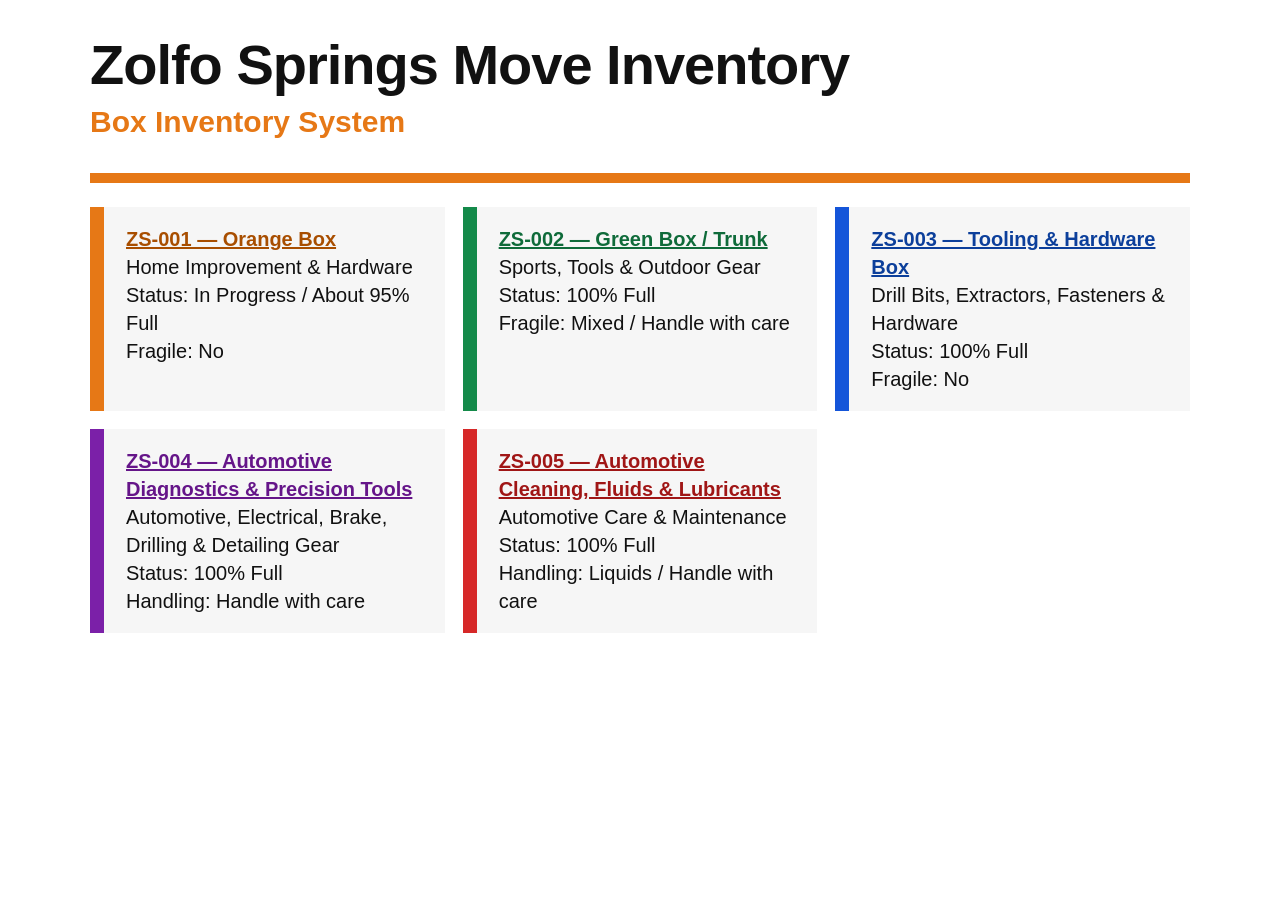
<file: index.html>
<!doctype html>
<html lang="en">
<head>
  <meta charset="utf-8">
  <meta name="viewport" content="width=device-width,initial-scale=1">
  <title>Zolfo Springs Move Inventory</title>
  <style>
    :root{--orange:#e67816;--green:#148a4a;--blue:#1455d9;--purple:#7b20a8;--red:#d62828;--ink:#111;--soft:#f6f6f6}
    body{font-family:Arial,Helvetica,sans-serif;margin:0;color:var(--ink);background:#fff}
    .wrap{max-width:1100px;margin:0 auto;padding:32px}
    .top{border-bottom:10px solid var(--orange);padding-bottom:18px;margin-bottom:24px}
    h1{font-size:56px;margin:0;letter-spacing:-1px}
    h2{color:var(--orange);margin:8px 0 16px;font-size:30px}
    .grid{display:grid;grid-template-columns:repeat(auto-fit,minmax(280px,1fr));gap:18px}
    .box-card{background:var(--soft);border-left:14px solid var(--orange);padding:18px 22px;font-size:20px;line-height:1.4}
    .box-card.green{border-left-color:var(--green)}
    .box-card.blue{border-left-color:var(--blue)}
    .box-card.purple{border-left-color:var(--purple)}
    .box-card.red{border-left-color:var(--red)}
    a{color:#a84e00;font-weight:bold}
    .green a{color:#0f6b3a}
    .blue a{color:#0c3f9b}
    .purple a{color:#651589}
    .red a{color:#a01616}
    @media(max-width:800px){.wrap{padding:20px}h1{font-size:42px}}
  </style>
</head>
<body>
  <div class="wrap">
    <div class="top"><h1>Zolfo Springs Move Inventory</h1><h2>Box Inventory System</h2></div>
    <div class="grid">
      <div class="box-card"><a href="boxes/ZS-001.html">ZS-001 — Orange Box</a><br>Home Improvement &amp; Hardware<br>Status: In Progress / About 95% Full<br>Fragile: No</div>
      <div class="box-card green"><a href="boxes/ZS-002.html">ZS-002 — Green Box / Trunk</a><br>Sports, Tools &amp; Outdoor Gear<br>Status: 100% Full<br>Fragile: Mixed / Handle with care</div>
      <div class="box-card blue"><a href="boxes/ZS-003.html">ZS-003 — Tooling &amp; Hardware Box</a><br>Drill Bits, Extractors, Fasteners &amp; Hardware<br>Status: 100% Full<br>Fragile: No</div>
      <div class="box-card purple"><a href="boxes/ZS-004.html">ZS-004 — Automotive Diagnostics &amp; Precision Tools</a><br>Automotive, Electrical, Brake, Drilling &amp; Detailing Gear<br>Status: 100% Full<br>Handling: Handle with care</div>
      <div class="box-card red"><a href="boxes/ZS-005.html">ZS-005 — Automotive Cleaning, Fluids &amp; Lubricants</a><br>Automotive Care &amp; Maintenance<br>Status: 100% Full<br>Handling: Liquids / Handle with care</div>
    </div>
  </div>
</body>
</html>
</file>
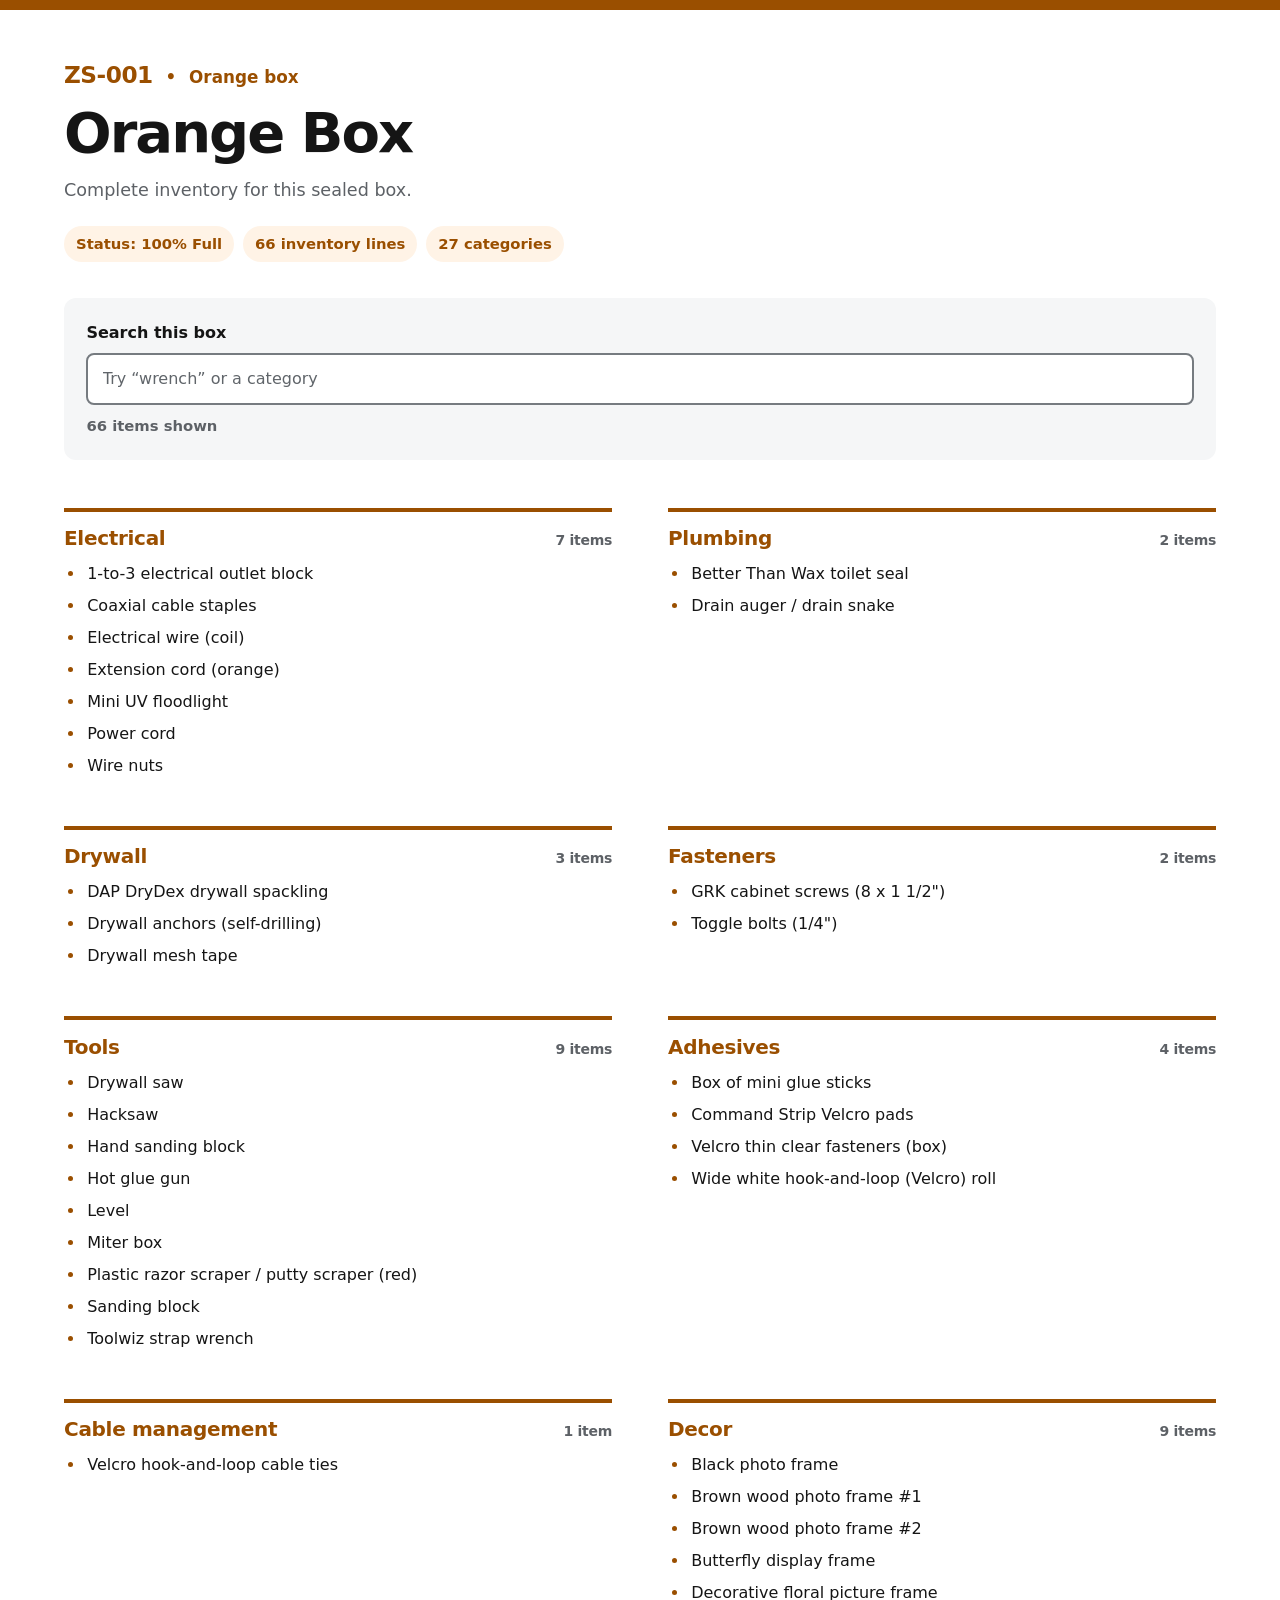
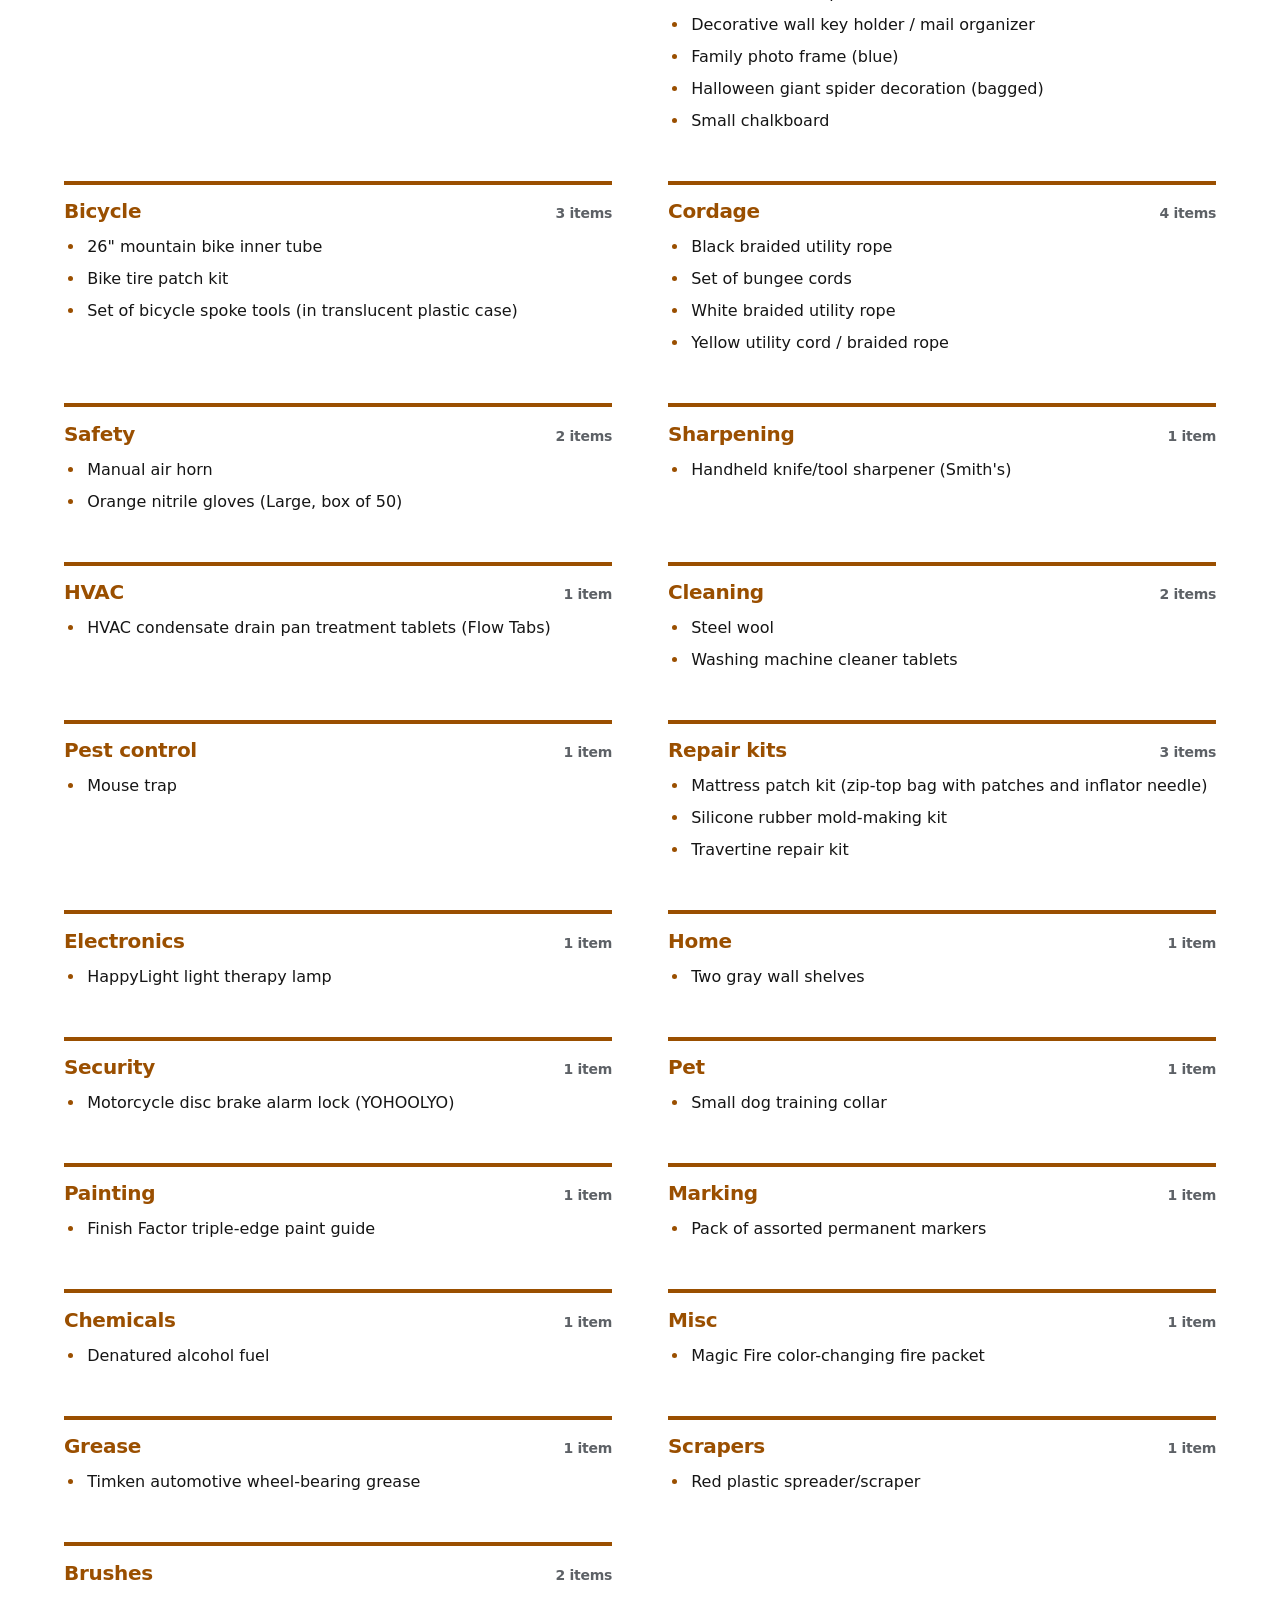
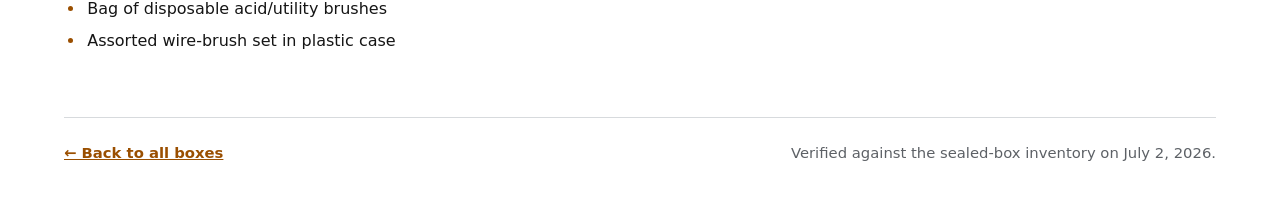
<file: boxes/ZS-001.html>
<!doctype html>
<html lang="en" style="--accent: #9A4F00; --accent-soft: #FFF3E6">
<head>
  <meta charset="utf-8">
  <meta name="viewport" content="width=device-width, initial-scale=1">
  <meta name="theme-color" content="#9A4F00">
  <title>ZS-001 — Orange Box inventory</title>
  <link rel="stylesheet" href="../assets/box.css">
  <script src="../assets/box-search.js" defer></script>
</head>
<body>
  <div class="accent-rule" aria-hidden="true"></div>
  <header class="page-header">
    <p class="box-identity"><strong>ZS-001</strong><span>Orange box</span></p>
    <h1>Orange Box</h1>
    <p class="purpose">Complete inventory for this sealed box.</p>
    <ul class="metadata" aria-label="Box details">
      <li>Status: 100% Full</li>
      <li>66 inventory lines</li>
      <li>27 categories</li>
    </ul>
  </header>

  <main>
    <div class="search-region" role="search">
      <label for="box-search">Search this box</label>
      <input id="box-search" type="search" placeholder="Try “wrench” or a category" autocomplete="off" spellcheck="false">
      <p id="result-count" class="result-count" aria-live="polite">66 items shown</p>
    </div>

    <div id="inventory" class="inventory-grid">
      <section class="inventory-category" aria-labelledby="category-1" data-category-search="electrical">
  <h2 id="category-1" class="category-heading">Electrical <span>7 items</span></h2>
  <ul class="inventory-list">
<li class="inventory-item" data-item-search="1-to-3 electrical outlet block">1-to-3 electrical outlet block</li>
<li class="inventory-item" data-item-search="coaxial cable staples">Coaxial cable staples</li>
<li class="inventory-item" data-item-search="electrical wire (coil)">Electrical wire (coil)</li>
<li class="inventory-item" data-item-search="extension cord (orange)">Extension cord (orange)</li>
<li class="inventory-item" data-item-search="mini uv floodlight">Mini UV floodlight</li>
<li class="inventory-item" data-item-search="power cord">Power cord</li>
<li class="inventory-item" data-item-search="wire nuts">Wire nuts</li>
  </ul>
</section>
      <section class="inventory-category" aria-labelledby="category-2" data-category-search="plumbing">
  <h2 id="category-2" class="category-heading">Plumbing <span>2 items</span></h2>
  <ul class="inventory-list">
<li class="inventory-item" data-item-search="better than wax toilet seal">Better Than Wax toilet seal</li>
<li class="inventory-item" data-item-search="drain auger / drain snake">Drain auger / drain snake</li>
  </ul>
</section>
      <section class="inventory-category" aria-labelledby="category-3" data-category-search="drywall">
  <h2 id="category-3" class="category-heading">Drywall <span>3 items</span></h2>
  <ul class="inventory-list">
<li class="inventory-item" data-item-search="dap drydex drywall spackling">DAP DryDex drywall spackling</li>
<li class="inventory-item" data-item-search="drywall anchors (self-drilling)">Drywall anchors (self-drilling)</li>
<li class="inventory-item" data-item-search="drywall mesh tape">Drywall mesh tape</li>
  </ul>
</section>
      <section class="inventory-category" aria-labelledby="category-4" data-category-search="fasteners">
  <h2 id="category-4" class="category-heading">Fasteners <span>2 items</span></h2>
  <ul class="inventory-list">
<li class="inventory-item" data-item-search="grk cabinet screws (8 x 1 1/2&quot;)">GRK cabinet screws (8 x 1 1/2&quot;)</li>
<li class="inventory-item" data-item-search="toggle bolts (1/4&quot;)">Toggle bolts (1/4&quot;)</li>
  </ul>
</section>
      <section class="inventory-category" aria-labelledby="category-5" data-category-search="tools">
  <h2 id="category-5" class="category-heading">Tools <span>9 items</span></h2>
  <ul class="inventory-list">
<li class="inventory-item" data-item-search="drywall saw">Drywall saw</li>
<li class="inventory-item" data-item-search="hacksaw">Hacksaw</li>
<li class="inventory-item" data-item-search="hand sanding block">Hand sanding block</li>
<li class="inventory-item" data-item-search="hot glue gun">Hot glue gun</li>
<li class="inventory-item" data-item-search="level">Level</li>
<li class="inventory-item" data-item-search="miter box">Miter box</li>
<li class="inventory-item" data-item-search="plastic razor scraper / putty scraper (red)">Plastic razor scraper / putty scraper (red)</li>
<li class="inventory-item" data-item-search="sanding block">Sanding block</li>
<li class="inventory-item" data-item-search="toolwiz strap wrench">Toolwiz strap wrench</li>
  </ul>
</section>
      <section class="inventory-category" aria-labelledby="category-6" data-category-search="adhesives">
  <h2 id="category-6" class="category-heading">Adhesives <span>4 items</span></h2>
  <ul class="inventory-list">
<li class="inventory-item" data-item-search="box of mini glue sticks">Box of mini glue sticks</li>
<li class="inventory-item" data-item-search="command strip velcro pads">Command Strip Velcro pads</li>
<li class="inventory-item" data-item-search="velcro thin clear fasteners (box)">Velcro thin clear fasteners (box)</li>
<li class="inventory-item" data-item-search="wide white hook-and-loop (velcro) roll">Wide white hook-and-loop (Velcro) roll</li>
  </ul>
</section>
      <section class="inventory-category" aria-labelledby="category-7" data-category-search="cable management">
  <h2 id="category-7" class="category-heading">Cable management <span>1 item</span></h2>
  <ul class="inventory-list">
<li class="inventory-item" data-item-search="velcro hook-and-loop cable ties">Velcro hook-and-loop cable ties</li>
  </ul>
</section>
      <section class="inventory-category" aria-labelledby="category-8" data-category-search="decor">
  <h2 id="category-8" class="category-heading">Decor <span>9 items</span></h2>
  <ul class="inventory-list">
<li class="inventory-item" data-item-search="black photo frame">Black photo frame</li>
<li class="inventory-item" data-item-search="brown wood photo frame #1">Brown wood photo frame #1</li>
<li class="inventory-item" data-item-search="brown wood photo frame #2">Brown wood photo frame #2</li>
<li class="inventory-item" data-item-search="butterfly display frame">Butterfly display frame</li>
<li class="inventory-item" data-item-search="decorative floral picture frame">Decorative floral picture frame</li>
<li class="inventory-item" data-item-search="decorative wall key holder / mail organizer">Decorative wall key holder / mail organizer</li>
<li class="inventory-item" data-item-search="family photo frame (blue)">Family photo frame (blue)</li>
<li class="inventory-item" data-item-search="halloween giant spider decoration (bagged)">Halloween giant spider decoration (bagged)</li>
<li class="inventory-item" data-item-search="small chalkboard">Small chalkboard</li>
  </ul>
</section>
      <section class="inventory-category" aria-labelledby="category-9" data-category-search="bicycle">
  <h2 id="category-9" class="category-heading">Bicycle <span>3 items</span></h2>
  <ul class="inventory-list">
<li class="inventory-item" data-item-search="26&quot; mountain bike inner tube">26&quot; mountain bike inner tube</li>
<li class="inventory-item" data-item-search="bike tire patch kit">Bike tire patch kit</li>
<li class="inventory-item" data-item-search="set of bicycle spoke tools (in translucent plastic case)">Set of bicycle spoke tools (in translucent plastic case)</li>
  </ul>
</section>
      <section class="inventory-category" aria-labelledby="category-10" data-category-search="cordage">
  <h2 id="category-10" class="category-heading">Cordage <span>4 items</span></h2>
  <ul class="inventory-list">
<li class="inventory-item" data-item-search="black braided utility rope">Black braided utility rope</li>
<li class="inventory-item" data-item-search="set of bungee cords">Set of bungee cords</li>
<li class="inventory-item" data-item-search="white braided utility rope">White braided utility rope</li>
<li class="inventory-item" data-item-search="yellow utility cord / braided rope">Yellow utility cord / braided rope</li>
  </ul>
</section>
      <section class="inventory-category" aria-labelledby="category-11" data-category-search="safety">
  <h2 id="category-11" class="category-heading">Safety <span>2 items</span></h2>
  <ul class="inventory-list">
<li class="inventory-item" data-item-search="manual air horn">Manual air horn</li>
<li class="inventory-item" data-item-search="orange nitrile gloves (large, box of 50)">Orange nitrile gloves (Large, box of 50)</li>
  </ul>
</section>
      <section class="inventory-category" aria-labelledby="category-12" data-category-search="sharpening">
  <h2 id="category-12" class="category-heading">Sharpening <span>1 item</span></h2>
  <ul class="inventory-list">
<li class="inventory-item" data-item-search="handheld knife/tool sharpener (smith&#x27;s)">Handheld knife/tool sharpener (Smith&#x27;s)</li>
  </ul>
</section>
      <section class="inventory-category" aria-labelledby="category-13" data-category-search="hvac">
  <h2 id="category-13" class="category-heading">HVAC <span>1 item</span></h2>
  <ul class="inventory-list">
<li class="inventory-item" data-item-search="hvac condensate drain pan treatment tablets (flow tabs)">HVAC condensate drain pan treatment tablets (Flow Tabs)</li>
  </ul>
</section>
      <section class="inventory-category" aria-labelledby="category-14" data-category-search="cleaning">
  <h2 id="category-14" class="category-heading">Cleaning <span>2 items</span></h2>
  <ul class="inventory-list">
<li class="inventory-item" data-item-search="steel wool">Steel wool</li>
<li class="inventory-item" data-item-search="washing machine cleaner tablets">Washing machine cleaner tablets</li>
  </ul>
</section>
      <section class="inventory-category" aria-labelledby="category-15" data-category-search="pest control">
  <h2 id="category-15" class="category-heading">Pest control <span>1 item</span></h2>
  <ul class="inventory-list">
<li class="inventory-item" data-item-search="mouse trap">Mouse trap</li>
  </ul>
</section>
      <section class="inventory-category" aria-labelledby="category-16" data-category-search="repair kits">
  <h2 id="category-16" class="category-heading">Repair kits <span>3 items</span></h2>
  <ul class="inventory-list">
<li class="inventory-item" data-item-search="mattress patch kit (zip-top bag with patches and inflator needle)">Mattress patch kit (zip-top bag with patches and inflator needle)</li>
<li class="inventory-item" data-item-search="silicone rubber mold-making kit">Silicone rubber mold-making kit</li>
<li class="inventory-item" data-item-search="travertine repair kit">Travertine repair kit</li>
  </ul>
</section>
      <section class="inventory-category" aria-labelledby="category-17" data-category-search="electronics">
  <h2 id="category-17" class="category-heading">Electronics <span>1 item</span></h2>
  <ul class="inventory-list">
<li class="inventory-item" data-item-search="happylight light therapy lamp">HappyLight light therapy lamp</li>
  </ul>
</section>
      <section class="inventory-category" aria-labelledby="category-18" data-category-search="home">
  <h2 id="category-18" class="category-heading">Home <span>1 item</span></h2>
  <ul class="inventory-list">
<li class="inventory-item" data-item-search="two gray wall shelves">Two gray wall shelves</li>
  </ul>
</section>
      <section class="inventory-category" aria-labelledby="category-19" data-category-search="security">
  <h2 id="category-19" class="category-heading">Security <span>1 item</span></h2>
  <ul class="inventory-list">
<li class="inventory-item" data-item-search="motorcycle disc brake alarm lock (yohoolyo)">Motorcycle disc brake alarm lock (YOHOOLYO)</li>
  </ul>
</section>
      <section class="inventory-category" aria-labelledby="category-20" data-category-search="pet">
  <h2 id="category-20" class="category-heading">Pet <span>1 item</span></h2>
  <ul class="inventory-list">
<li class="inventory-item" data-item-search="small dog training collar">Small dog training collar</li>
  </ul>
</section>
      <section class="inventory-category" aria-labelledby="category-21" data-category-search="painting">
  <h2 id="category-21" class="category-heading">Painting <span>1 item</span></h2>
  <ul class="inventory-list">
<li class="inventory-item" data-item-search="finish factor triple-edge paint guide">Finish Factor triple-edge paint guide</li>
  </ul>
</section>
      <section class="inventory-category" aria-labelledby="category-22" data-category-search="marking">
  <h2 id="category-22" class="category-heading">Marking <span>1 item</span></h2>
  <ul class="inventory-list">
<li class="inventory-item" data-item-search="pack of assorted permanent markers">Pack of assorted permanent markers</li>
  </ul>
</section>
      <section class="inventory-category" aria-labelledby="category-23" data-category-search="chemicals">
  <h2 id="category-23" class="category-heading">Chemicals <span>1 item</span></h2>
  <ul class="inventory-list">
<li class="inventory-item" data-item-search="denatured alcohol fuel">Denatured alcohol fuel</li>
  </ul>
</section>
      <section class="inventory-category" aria-labelledby="category-24" data-category-search="misc">
  <h2 id="category-24" class="category-heading">Misc <span>1 item</span></h2>
  <ul class="inventory-list">
<li class="inventory-item" data-item-search="magic fire color-changing fire packet">Magic Fire color-changing fire packet</li>
  </ul>
</section>
      <section class="inventory-category" aria-labelledby="category-25" data-category-search="grease">
  <h2 id="category-25" class="category-heading">Grease <span>1 item</span></h2>
  <ul class="inventory-list">
<li class="inventory-item" data-item-search="timken automotive wheel-bearing grease">Timken automotive wheel-bearing grease</li>
  </ul>
</section>
      <section class="inventory-category" aria-labelledby="category-26" data-category-search="scrapers">
  <h2 id="category-26" class="category-heading">Scrapers <span>1 item</span></h2>
  <ul class="inventory-list">
<li class="inventory-item" data-item-search="red plastic spreader/scraper">Red plastic spreader/scraper</li>
  </ul>
</section>
      <section class="inventory-category" aria-labelledby="category-27" data-category-search="brushes">
  <h2 id="category-27" class="category-heading">Brushes <span>2 items</span></h2>
  <ul class="inventory-list">
<li class="inventory-item" data-item-search="bag of disposable acid/utility brushes">Bag of disposable acid/utility brushes</li>
<li class="inventory-item" data-item-search="assorted wire-brush set in plastic case">Assorted wire-brush set in plastic case</li>
  </ul>
</section>
    </div>
    <p id="empty-results" class="empty-results" hidden>No matching items in this box</p>
  </main>

  <footer>
    <a href="../index.html">← Back to all boxes</a>
    <p>Verified against the sealed-box inventory on July 2, 2026.</p>
  </footer>
</body>
</html>
</file>
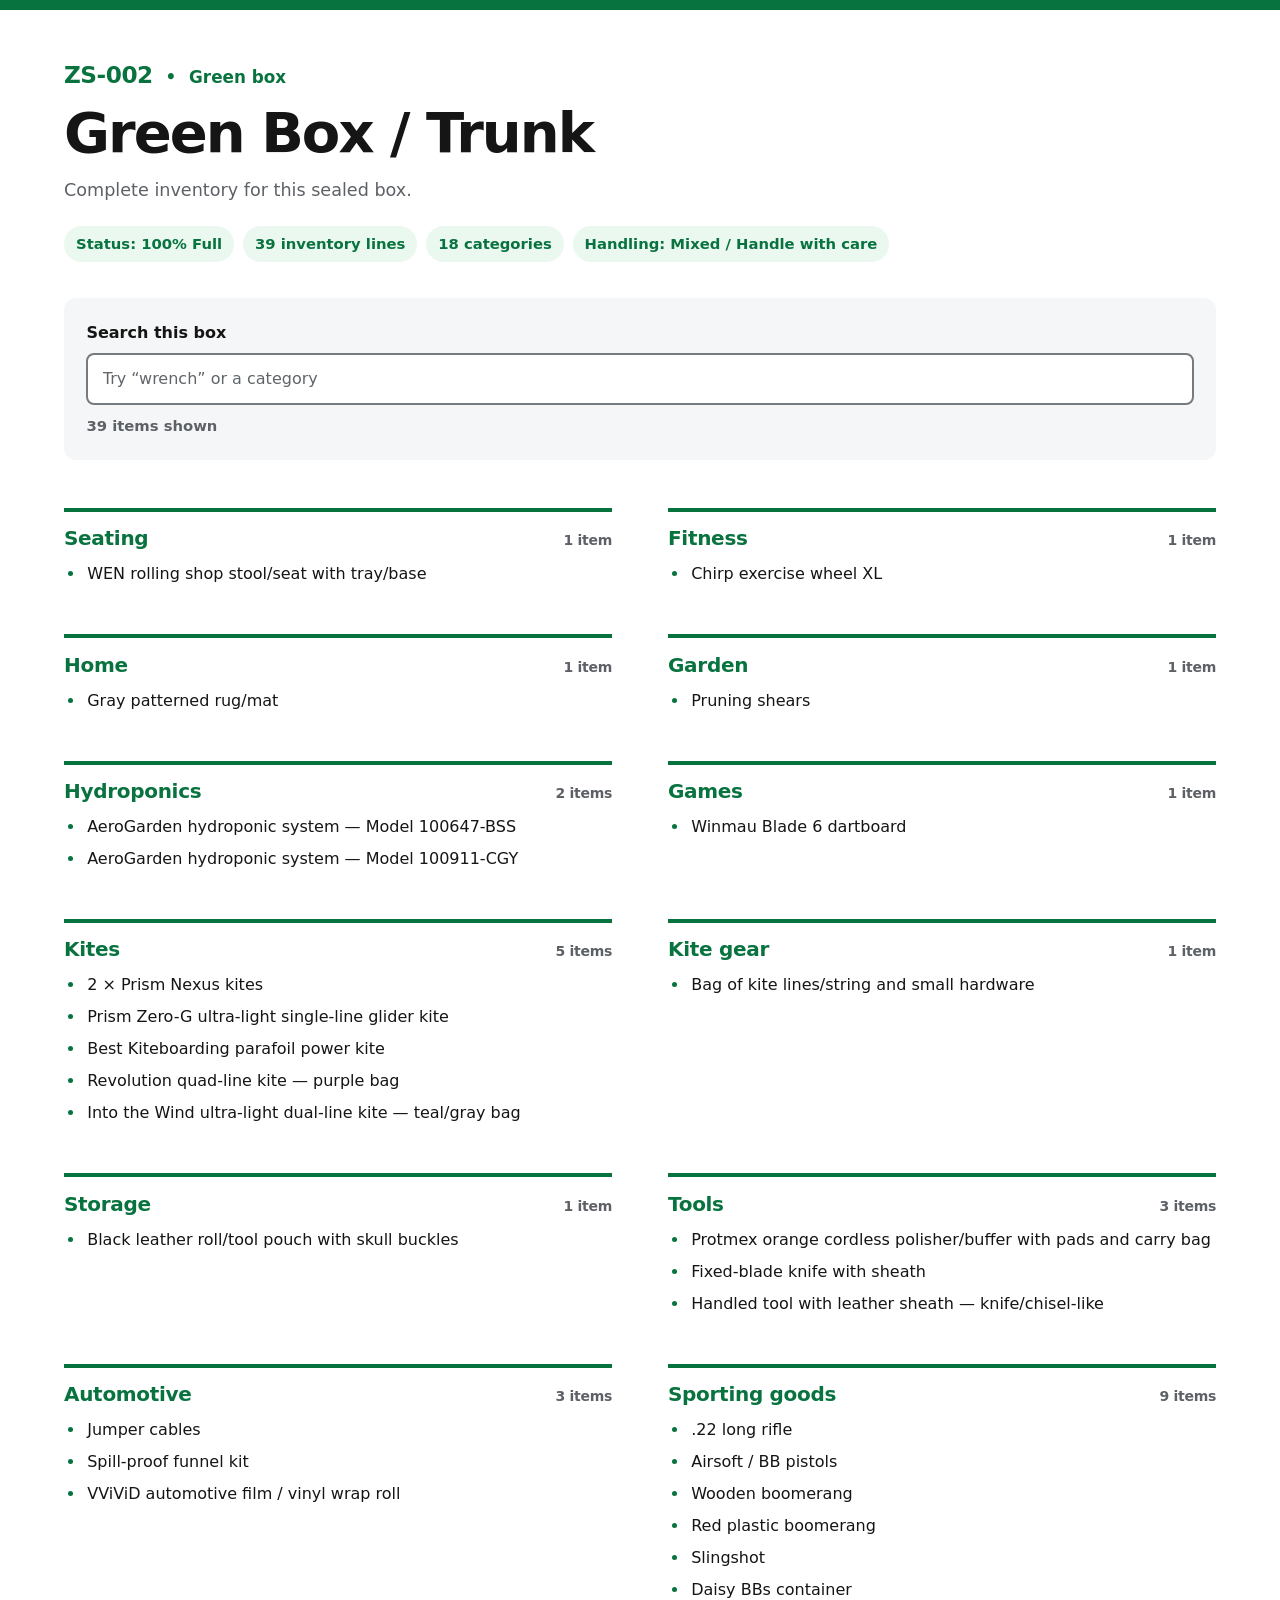
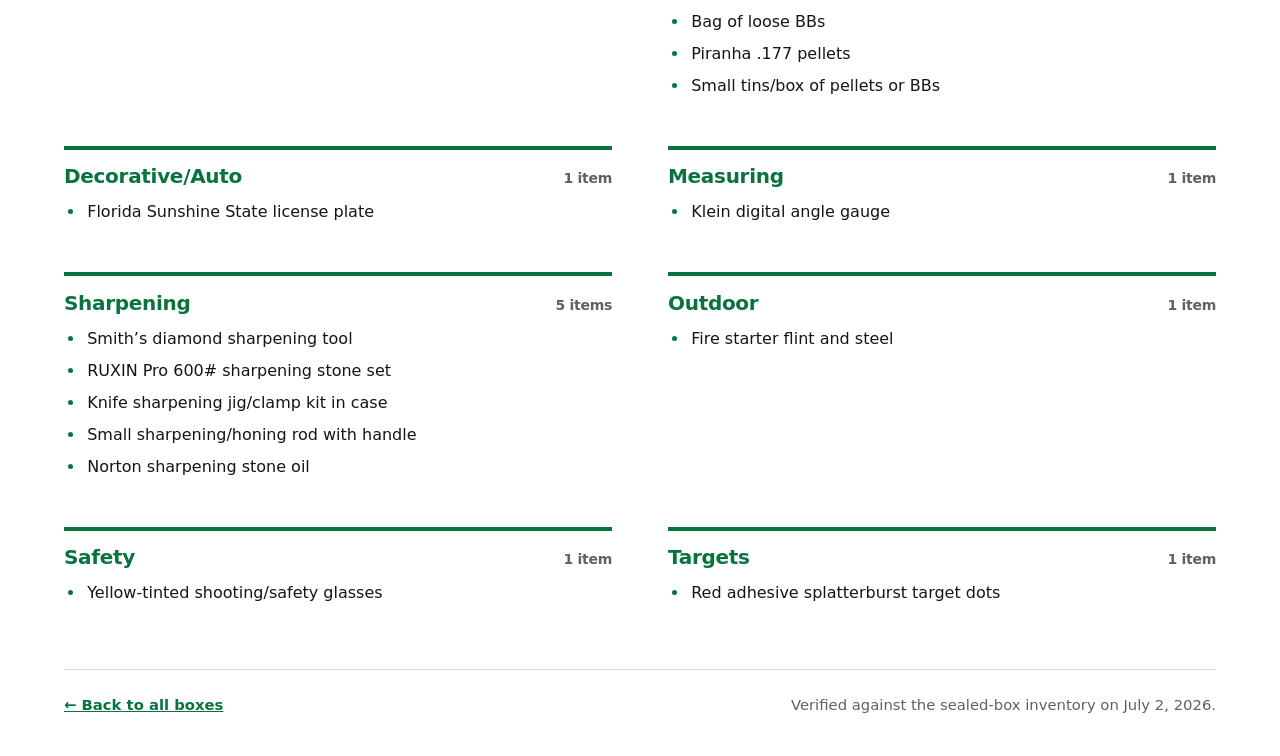
<file: boxes/ZS-002.html>
<!doctype html>
<html lang="en" style="--accent: #08733F; --accent-soft: #EAF8F0">
<head>
  <meta charset="utf-8">
  <meta name="viewport" content="width=device-width, initial-scale=1">
  <meta name="theme-color" content="#08733F">
  <title>ZS-002 — Green Box / Trunk inventory</title>
  <link rel="stylesheet" href="../assets/box.css">
  <script src="../assets/box-search.js" defer></script>
</head>
<body>
  <div class="accent-rule" aria-hidden="true"></div>
  <header class="page-header">
    <p class="box-identity"><strong>ZS-002</strong><span>Green box</span></p>
    <h1>Green Box / Trunk</h1>
    <p class="purpose">Complete inventory for this sealed box.</p>
    <ul class="metadata" aria-label="Box details">
      <li>Status: 100% Full</li>
      <li>39 inventory lines</li>
      <li>18 categories</li>
      <li>Handling: Mixed / Handle with care</li>
    </ul>
  </header>

  <main>
    <div class="search-region" role="search">
      <label for="box-search">Search this box</label>
      <input id="box-search" type="search" placeholder="Try “wrench” or a category" autocomplete="off" spellcheck="false">
      <p id="result-count" class="result-count" aria-live="polite">39 items shown</p>
    </div>

    <div id="inventory" class="inventory-grid">
      <section class="inventory-category" aria-labelledby="category-1" data-category-search="seating">
  <h2 id="category-1" class="category-heading">Seating <span>1 item</span></h2>
  <ul class="inventory-list">
<li class="inventory-item" data-item-search="wen rolling shop stool/seat with tray/base">WEN rolling shop stool/seat with tray/base</li>
  </ul>
</section>
      <section class="inventory-category" aria-labelledby="category-2" data-category-search="fitness">
  <h2 id="category-2" class="category-heading">Fitness <span>1 item</span></h2>
  <ul class="inventory-list">
<li class="inventory-item" data-item-search="chirp exercise wheel xl">Chirp exercise wheel XL</li>
  </ul>
</section>
      <section class="inventory-category" aria-labelledby="category-3" data-category-search="home">
  <h2 id="category-3" class="category-heading">Home <span>1 item</span></h2>
  <ul class="inventory-list">
<li class="inventory-item" data-item-search="gray patterned rug/mat">Gray patterned rug/mat</li>
  </ul>
</section>
      <section class="inventory-category" aria-labelledby="category-4" data-category-search="garden">
  <h2 id="category-4" class="category-heading">Garden <span>1 item</span></h2>
  <ul class="inventory-list">
<li class="inventory-item" data-item-search="pruning shears">Pruning shears</li>
  </ul>
</section>
      <section class="inventory-category" aria-labelledby="category-5" data-category-search="hydroponics">
  <h2 id="category-5" class="category-heading">Hydroponics <span>2 items</span></h2>
  <ul class="inventory-list">
<li class="inventory-item" data-item-search="aerogarden hydroponic system — model 100647-bss">AeroGarden hydroponic system — Model 100647-BSS</li>
<li class="inventory-item" data-item-search="aerogarden hydroponic system — model 100911-cgy">AeroGarden hydroponic system — Model 100911-CGY</li>
  </ul>
</section>
      <section class="inventory-category" aria-labelledby="category-6" data-category-search="games">
  <h2 id="category-6" class="category-heading">Games <span>1 item</span></h2>
  <ul class="inventory-list">
<li class="inventory-item" data-item-search="winmau blade 6 dartboard">Winmau Blade 6 dartboard</li>
  </ul>
</section>
      <section class="inventory-category" aria-labelledby="category-7" data-category-search="kites">
  <h2 id="category-7" class="category-heading">Kites <span>5 items</span></h2>
  <ul class="inventory-list">
<li class="inventory-item" data-item-search="prism nexus kites">2 × Prism Nexus kites</li>
<li class="inventory-item" data-item-search="prism zero-g ultra-light single-line glider kite">Prism Zero-G ultra-light single-line glider kite</li>
<li class="inventory-item" data-item-search="best kiteboarding parafoil power kite">Best Kiteboarding parafoil power kite</li>
<li class="inventory-item" data-item-search="revolution quad-line kite — purple bag">Revolution quad-line kite — purple bag</li>
<li class="inventory-item" data-item-search="into the wind ultra-light dual-line kite — teal/gray bag">Into the Wind ultra-light dual-line kite — teal/gray bag</li>
  </ul>
</section>
      <section class="inventory-category" aria-labelledby="category-8" data-category-search="kite gear">
  <h2 id="category-8" class="category-heading">Kite gear <span>1 item</span></h2>
  <ul class="inventory-list">
<li class="inventory-item" data-item-search="bag of kite lines/string and small hardware">Bag of kite lines/string and small hardware</li>
  </ul>
</section>
      <section class="inventory-category" aria-labelledby="category-9" data-category-search="storage">
  <h2 id="category-9" class="category-heading">Storage <span>1 item</span></h2>
  <ul class="inventory-list">
<li class="inventory-item" data-item-search="black leather roll/tool pouch with skull buckles">Black leather roll/tool pouch with skull buckles</li>
  </ul>
</section>
      <section class="inventory-category" aria-labelledby="category-10" data-category-search="tools">
  <h2 id="category-10" class="category-heading">Tools <span>3 items</span></h2>
  <ul class="inventory-list">
<li class="inventory-item" data-item-search="protmex orange cordless polisher/buffer with pads and carry bag">Protmex orange cordless polisher/buffer with pads and carry bag</li>
<li class="inventory-item" data-item-search="fixed-blade knife with sheath">Fixed-blade knife with sheath</li>
<li class="inventory-item" data-item-search="handled tool with leather sheath — knife/chisel-like">Handled tool with leather sheath — knife/chisel-like</li>
  </ul>
</section>
      <section class="inventory-category" aria-labelledby="category-11" data-category-search="automotive">
  <h2 id="category-11" class="category-heading">Automotive <span>3 items</span></h2>
  <ul class="inventory-list">
<li class="inventory-item" data-item-search="jumper cables">Jumper cables</li>
<li class="inventory-item" data-item-search="spill-proof funnel kit">Spill-proof funnel kit</li>
<li class="inventory-item" data-item-search="vvivid automotive film / vinyl wrap roll">VViViD automotive film / vinyl wrap roll</li>
  </ul>
</section>
      <section class="inventory-category" aria-labelledby="category-12" data-category-search="sporting goods">
  <h2 id="category-12" class="category-heading">Sporting goods <span>9 items</span></h2>
  <ul class="inventory-list">
<li class="inventory-item" data-item-search=".22 long rifle">.22 long rifle</li>
<li class="inventory-item" data-item-search="airsoft / bb pistols">Airsoft / BB pistols</li>
<li class="inventory-item" data-item-search="wooden boomerang">Wooden boomerang</li>
<li class="inventory-item" data-item-search="red plastic boomerang">Red plastic boomerang</li>
<li class="inventory-item" data-item-search="slingshot">Slingshot</li>
<li class="inventory-item" data-item-search="daisy bbs container">Daisy BBs container</li>
<li class="inventory-item" data-item-search="bag of loose bbs">Bag of loose BBs</li>
<li class="inventory-item" data-item-search="piranha .177 pellets">Piranha .177 pellets</li>
<li class="inventory-item" data-item-search="small tins/box of pellets or bbs">Small tins/box of pellets or BBs</li>
  </ul>
</section>
      <section class="inventory-category" aria-labelledby="category-13" data-category-search="decorative/auto">
  <h2 id="category-13" class="category-heading">Decorative/Auto <span>1 item</span></h2>
  <ul class="inventory-list">
<li class="inventory-item" data-item-search="florida sunshine state license plate">Florida Sunshine State license plate</li>
  </ul>
</section>
      <section class="inventory-category" aria-labelledby="category-14" data-category-search="measuring">
  <h2 id="category-14" class="category-heading">Measuring <span>1 item</span></h2>
  <ul class="inventory-list">
<li class="inventory-item" data-item-search="klein digital angle gauge">Klein digital angle gauge</li>
  </ul>
</section>
      <section class="inventory-category" aria-labelledby="category-15" data-category-search="sharpening">
  <h2 id="category-15" class="category-heading">Sharpening <span>5 items</span></h2>
  <ul class="inventory-list">
<li class="inventory-item" data-item-search="smith’s diamond sharpening tool">Smith’s diamond sharpening tool</li>
<li class="inventory-item" data-item-search="ruxin pro 600# sharpening stone set">RUXIN Pro 600# sharpening stone set</li>
<li class="inventory-item" data-item-search="knife sharpening jig/clamp kit in case">Knife sharpening jig/clamp kit in case</li>
<li class="inventory-item" data-item-search="small sharpening/honing rod with handle">Small sharpening/honing rod with handle</li>
<li class="inventory-item" data-item-search="norton sharpening stone oil">Norton sharpening stone oil</li>
  </ul>
</section>
      <section class="inventory-category" aria-labelledby="category-16" data-category-search="outdoor">
  <h2 id="category-16" class="category-heading">Outdoor <span>1 item</span></h2>
  <ul class="inventory-list">
<li class="inventory-item" data-item-search="fire starter flint and steel">Fire starter flint and steel</li>
  </ul>
</section>
      <section class="inventory-category" aria-labelledby="category-17" data-category-search="safety">
  <h2 id="category-17" class="category-heading">Safety <span>1 item</span></h2>
  <ul class="inventory-list">
<li class="inventory-item" data-item-search="yellow-tinted shooting/safety glasses">Yellow-tinted shooting/safety glasses</li>
  </ul>
</section>
      <section class="inventory-category" aria-labelledby="category-18" data-category-search="targets">
  <h2 id="category-18" class="category-heading">Targets <span>1 item</span></h2>
  <ul class="inventory-list">
<li class="inventory-item" data-item-search="red adhesive splatterburst target dots">Red adhesive splatterburst target dots</li>
  </ul>
</section>
    </div>
    <p id="empty-results" class="empty-results" hidden>No matching items in this box</p>
  </main>

  <footer>
    <a href="../index.html">← Back to all boxes</a>
    <p>Verified against the sealed-box inventory on July 2, 2026.</p>
  </footer>
</body>
</html>
</file>
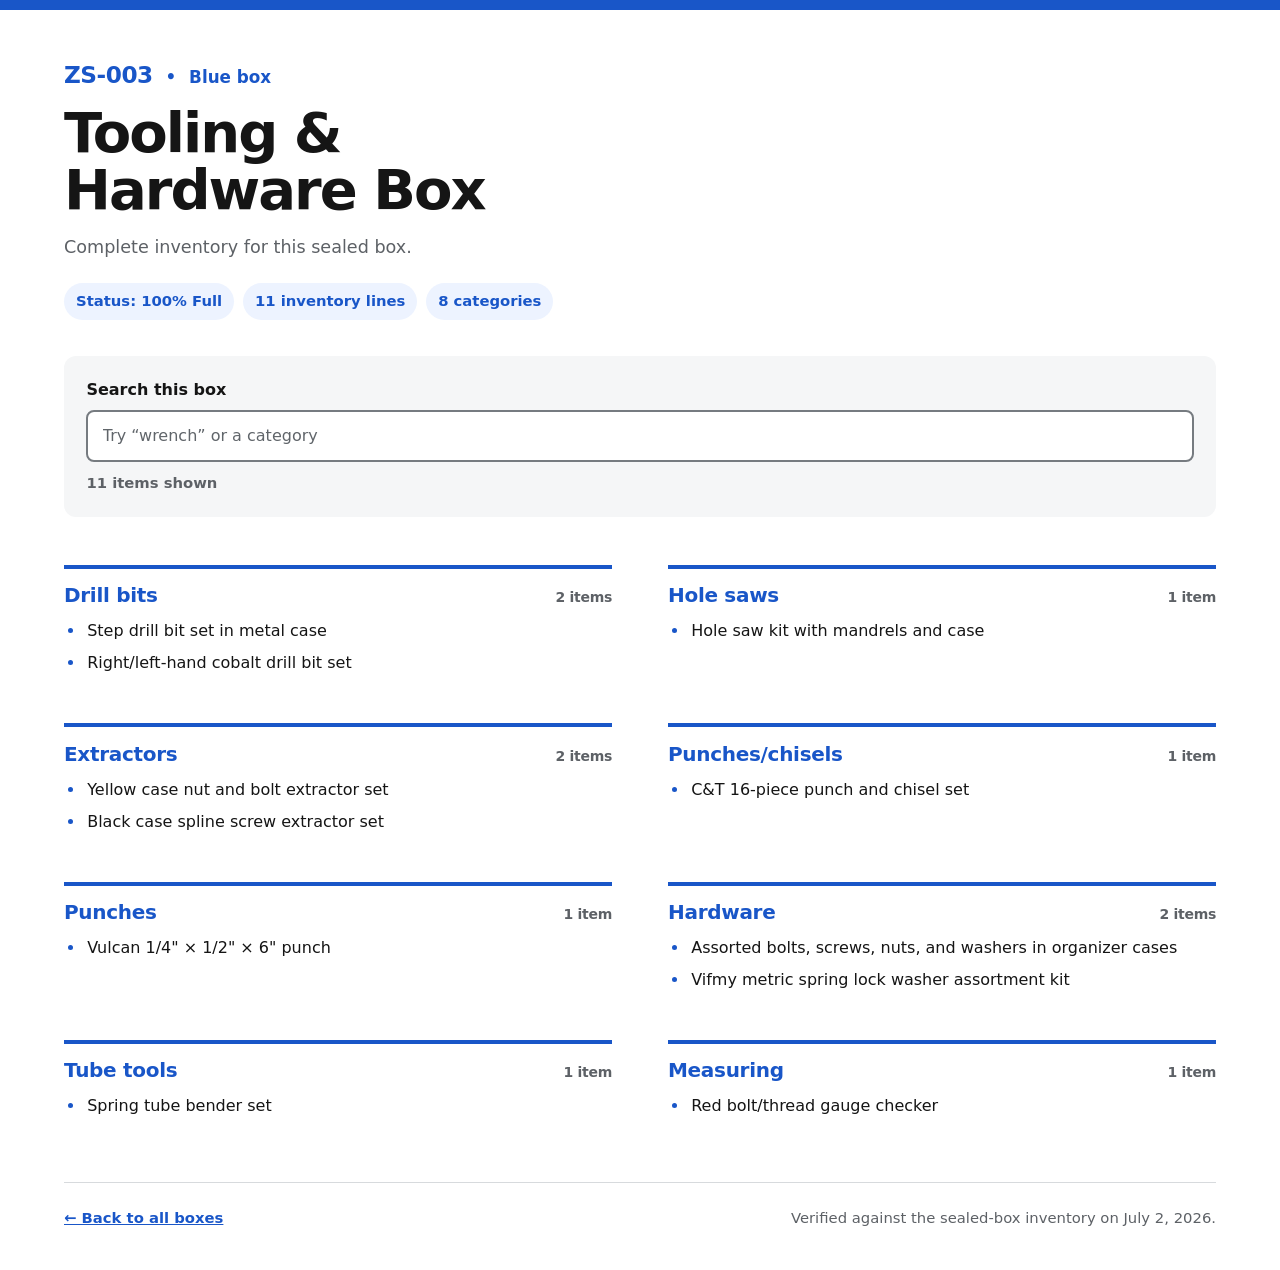
<file: boxes/ZS-003.html>
<!doctype html>
<html lang="en" style="--accent: #1956C8; --accent-soft: #EDF3FF">
<head>
  <meta charset="utf-8">
  <meta name="viewport" content="width=device-width, initial-scale=1">
  <meta name="theme-color" content="#1956C8">
  <title>ZS-003 — Tooling &amp; Hardware Box inventory</title>
  <link rel="stylesheet" href="../assets/box.css">
  <script src="../assets/box-search.js" defer></script>
</head>
<body>
  <div class="accent-rule" aria-hidden="true"></div>
  <header class="page-header">
    <p class="box-identity"><strong>ZS-003</strong><span>Blue box</span></p>
    <h1>Tooling &amp; Hardware Box</h1>
    <p class="purpose">Complete inventory for this sealed box.</p>
    <ul class="metadata" aria-label="Box details">
      <li>Status: 100% Full</li>
      <li>11 inventory lines</li>
      <li>8 categories</li>
    </ul>
  </header>

  <main>
    <div class="search-region" role="search">
      <label for="box-search">Search this box</label>
      <input id="box-search" type="search" placeholder="Try “wrench” or a category" autocomplete="off" spellcheck="false">
      <p id="result-count" class="result-count" aria-live="polite">11 items shown</p>
    </div>

    <div id="inventory" class="inventory-grid">
      <section class="inventory-category" aria-labelledby="category-1" data-category-search="drill bits">
  <h2 id="category-1" class="category-heading">Drill bits <span>2 items</span></h2>
  <ul class="inventory-list">
<li class="inventory-item" data-item-search="step drill bit set in metal case">Step drill bit set in metal case</li>
<li class="inventory-item" data-item-search="right/left-hand cobalt drill bit set">Right/left-hand cobalt drill bit set</li>
  </ul>
</section>
      <section class="inventory-category" aria-labelledby="category-2" data-category-search="hole saws">
  <h2 id="category-2" class="category-heading">Hole saws <span>1 item</span></h2>
  <ul class="inventory-list">
<li class="inventory-item" data-item-search="hole saw kit with mandrels and case">Hole saw kit with mandrels and case</li>
  </ul>
</section>
      <section class="inventory-category" aria-labelledby="category-3" data-category-search="extractors">
  <h2 id="category-3" class="category-heading">Extractors <span>2 items</span></h2>
  <ul class="inventory-list">
<li class="inventory-item" data-item-search="yellow case nut and bolt extractor set">Yellow case nut and bolt extractor set</li>
<li class="inventory-item" data-item-search="black case spline screw extractor set">Black case spline screw extractor set</li>
  </ul>
</section>
      <section class="inventory-category" aria-labelledby="category-4" data-category-search="punches/chisels">
  <h2 id="category-4" class="category-heading">Punches/chisels <span>1 item</span></h2>
  <ul class="inventory-list">
<li class="inventory-item" data-item-search="c&amp;t 16-piece punch and chisel set">C&amp;T 16-piece punch and chisel set</li>
  </ul>
</section>
      <section class="inventory-category" aria-labelledby="category-5" data-category-search="punches">
  <h2 id="category-5" class="category-heading">Punches <span>1 item</span></h2>
  <ul class="inventory-list">
<li class="inventory-item" data-item-search="vulcan 1/4&quot; × 1/2&quot; × 6&quot; punch">Vulcan 1/4&quot; × 1/2&quot; × 6&quot; punch</li>
  </ul>
</section>
      <section class="inventory-category" aria-labelledby="category-6" data-category-search="hardware">
  <h2 id="category-6" class="category-heading">Hardware <span>2 items</span></h2>
  <ul class="inventory-list">
<li class="inventory-item" data-item-search="assorted bolts, screws, nuts, and washers in organizer cases">Assorted bolts, screws, nuts, and washers in organizer cases</li>
<li class="inventory-item" data-item-search="vifmy metric spring lock washer assortment kit">Vifmy metric spring lock washer assortment kit</li>
  </ul>
</section>
      <section class="inventory-category" aria-labelledby="category-7" data-category-search="tube tools">
  <h2 id="category-7" class="category-heading">Tube tools <span>1 item</span></h2>
  <ul class="inventory-list">
<li class="inventory-item" data-item-search="spring tube bender set">Spring tube bender set</li>
  </ul>
</section>
      <section class="inventory-category" aria-labelledby="category-8" data-category-search="measuring">
  <h2 id="category-8" class="category-heading">Measuring <span>1 item</span></h2>
  <ul class="inventory-list">
<li class="inventory-item" data-item-search="red bolt/thread gauge checker">Red bolt/thread gauge checker</li>
  </ul>
</section>
    </div>
    <p id="empty-results" class="empty-results" hidden>No matching items in this box</p>
  </main>

  <footer>
    <a href="../index.html">← Back to all boxes</a>
    <p>Verified against the sealed-box inventory on July 2, 2026.</p>
  </footer>
</body>
</html>
</file>
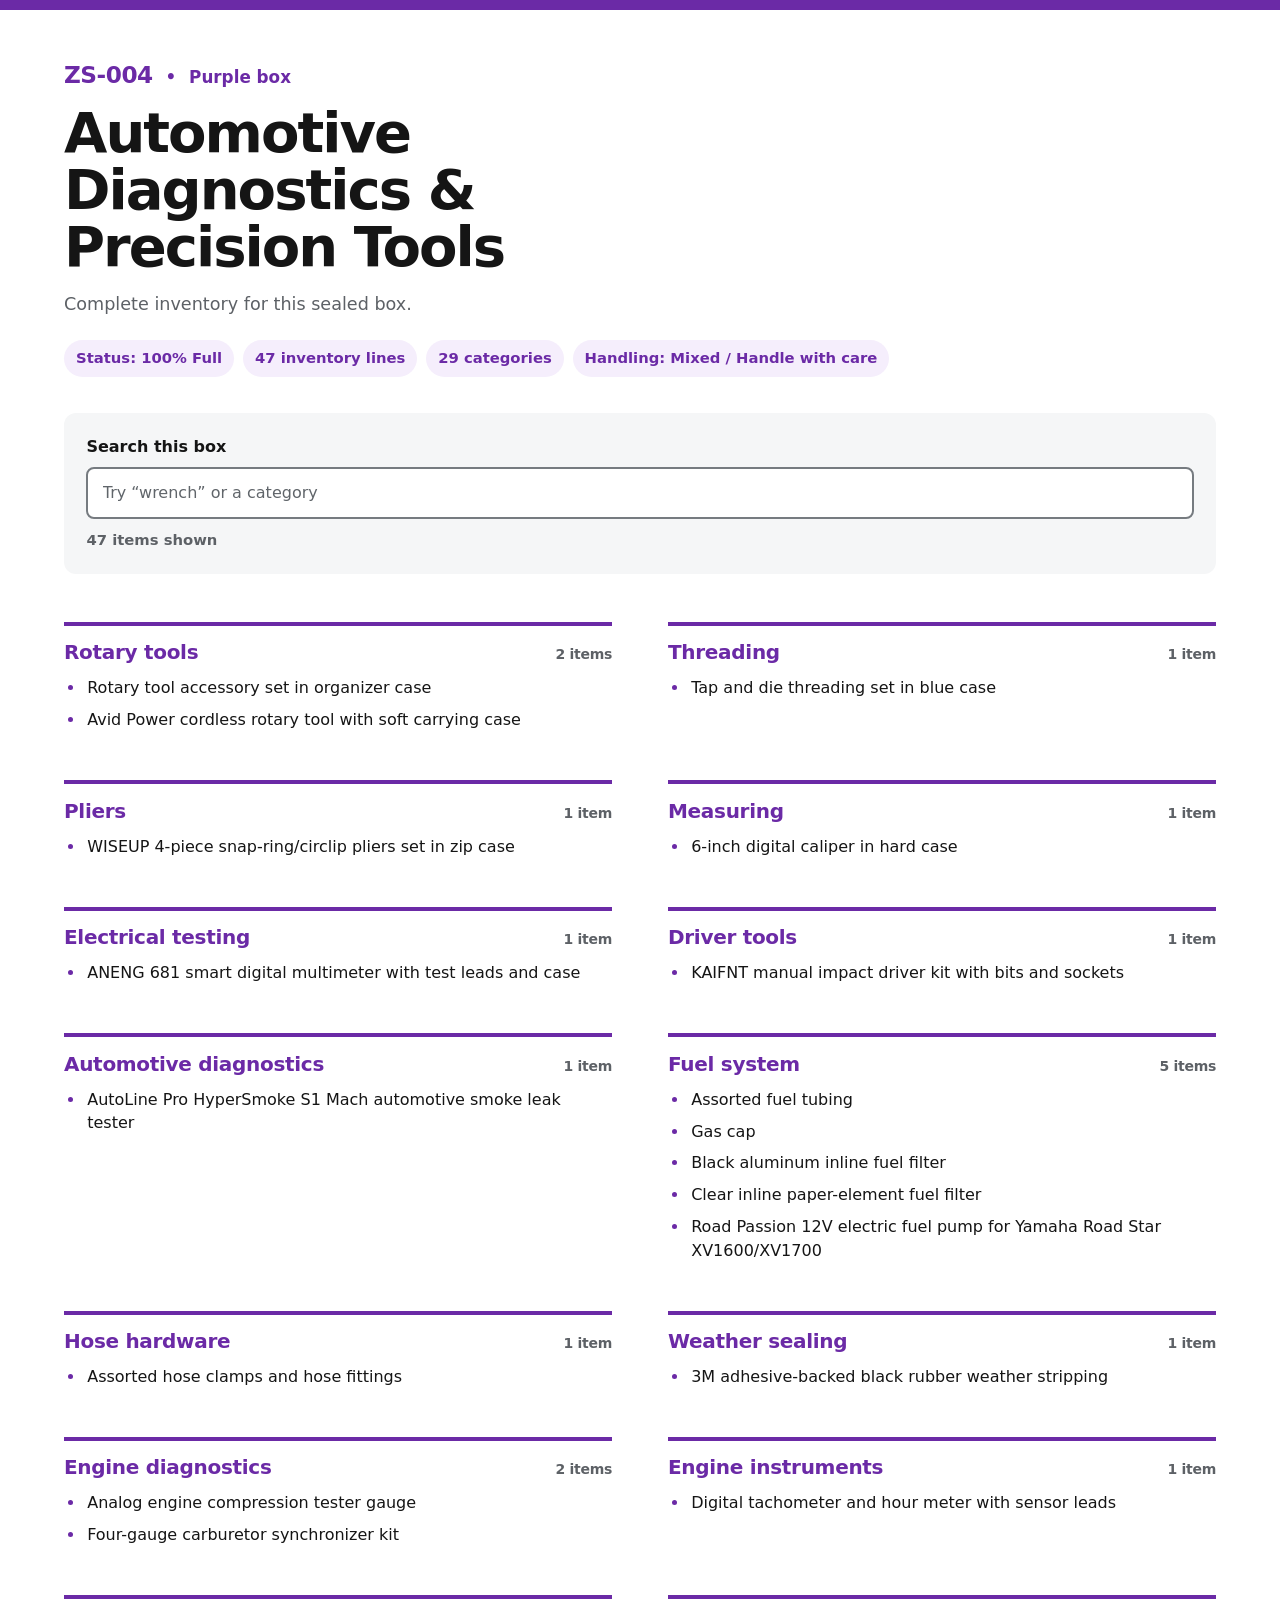
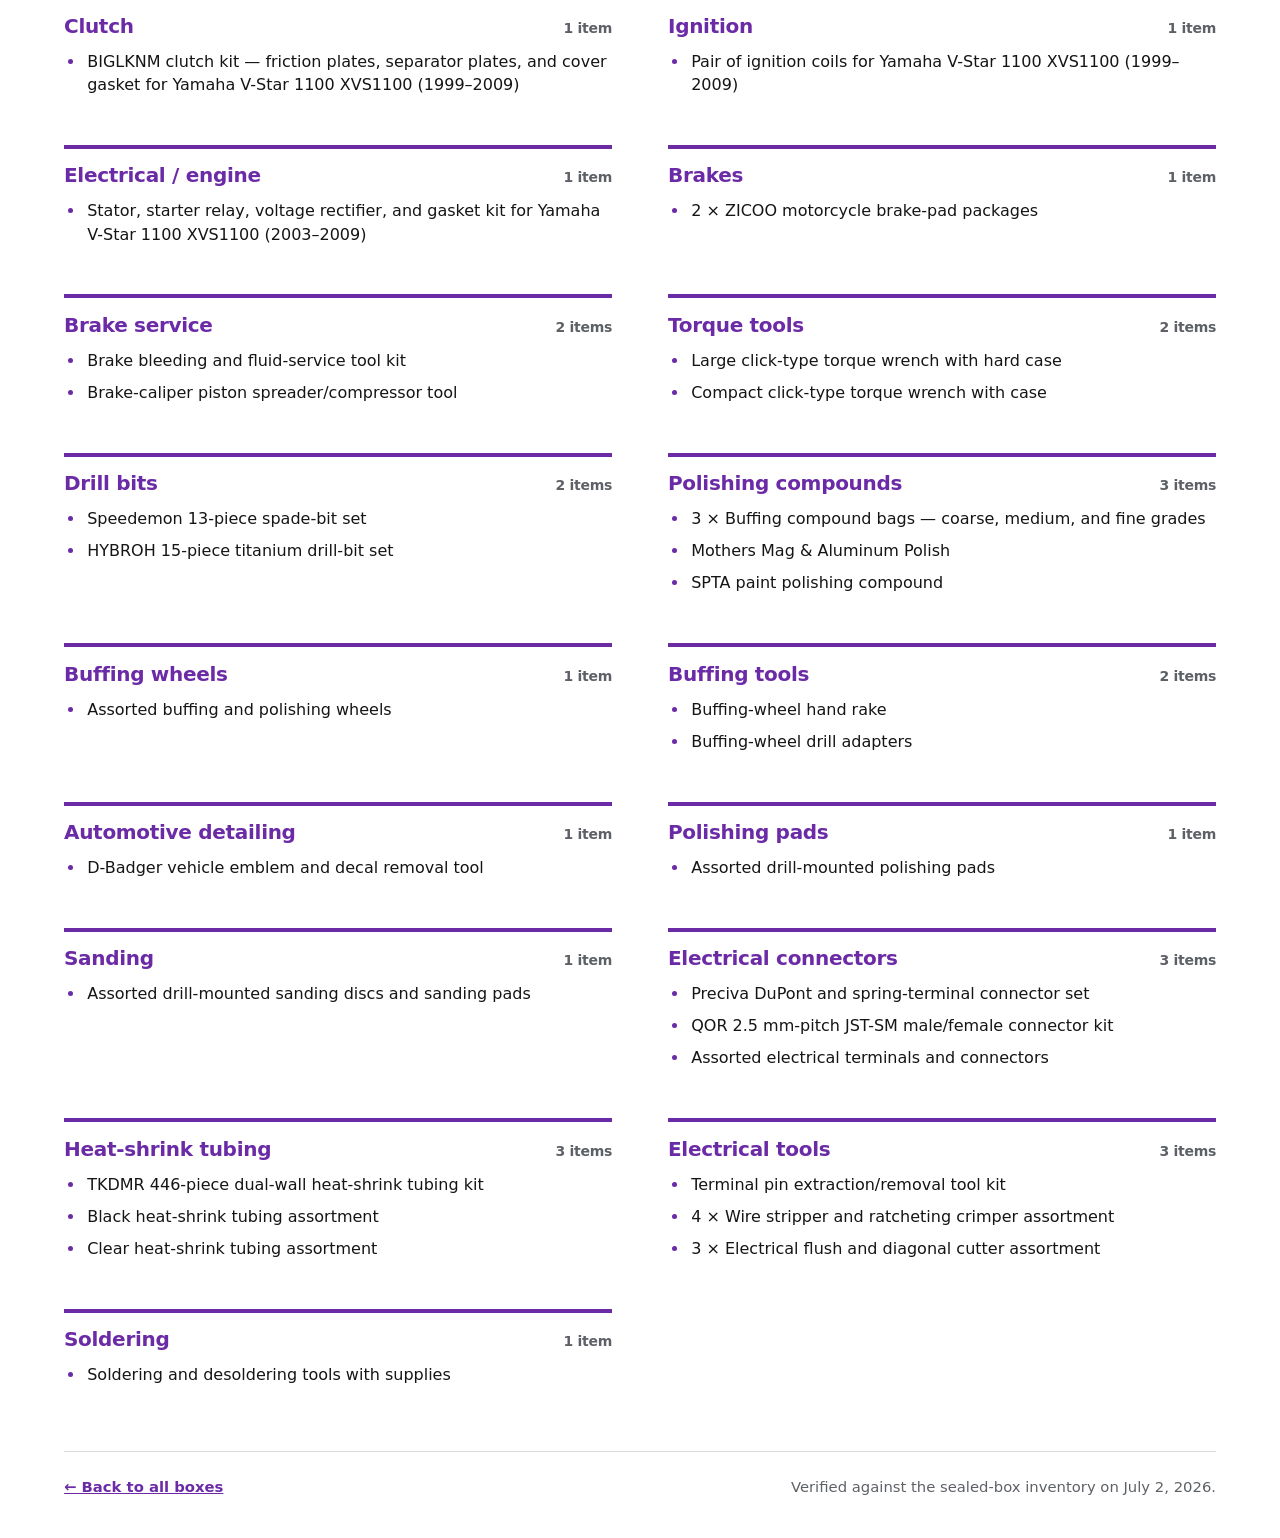
<file: boxes/ZS-004.html>
<!doctype html>
<html lang="en" style="--accent: #6B2AA6; --accent-soft: #F5EEFC">
<head>
  <meta charset="utf-8">
  <meta name="viewport" content="width=device-width, initial-scale=1">
  <meta name="theme-color" content="#6B2AA6">
  <title>ZS-004 — Automotive Diagnostics &amp; Precision Tools inventory</title>
  <link rel="stylesheet" href="../assets/box.css">
  <script src="../assets/box-search.js" defer></script>
</head>
<body>
  <div class="accent-rule" aria-hidden="true"></div>
  <header class="page-header">
    <p class="box-identity"><strong>ZS-004</strong><span>Purple box</span></p>
    <h1>Automotive Diagnostics &amp; Precision Tools</h1>
    <p class="purpose">Complete inventory for this sealed box.</p>
    <ul class="metadata" aria-label="Box details">
      <li>Status: 100% Full</li>
      <li>47 inventory lines</li>
      <li>29 categories</li>
      <li>Handling: Mixed / Handle with care</li>
    </ul>
  </header>

  <main>
    <div class="search-region" role="search">
      <label for="box-search">Search this box</label>
      <input id="box-search" type="search" placeholder="Try “wrench” or a category" autocomplete="off" spellcheck="false">
      <p id="result-count" class="result-count" aria-live="polite">47 items shown</p>
    </div>

    <div id="inventory" class="inventory-grid">
      <section class="inventory-category" aria-labelledby="category-1" data-category-search="rotary tools">
  <h2 id="category-1" class="category-heading">Rotary tools <span>2 items</span></h2>
  <ul class="inventory-list">
<li class="inventory-item" data-item-search="rotary tool accessory set in organizer case">Rotary tool accessory set in organizer case</li>
<li class="inventory-item" data-item-search="avid power cordless rotary tool with soft carrying case">Avid Power cordless rotary tool with soft carrying case</li>
  </ul>
</section>
      <section class="inventory-category" aria-labelledby="category-2" data-category-search="threading">
  <h2 id="category-2" class="category-heading">Threading <span>1 item</span></h2>
  <ul class="inventory-list">
<li class="inventory-item" data-item-search="tap and die threading set in blue case">Tap and die threading set in blue case</li>
  </ul>
</section>
      <section class="inventory-category" aria-labelledby="category-3" data-category-search="pliers">
  <h2 id="category-3" class="category-heading">Pliers <span>1 item</span></h2>
  <ul class="inventory-list">
<li class="inventory-item" data-item-search="wiseup 4-piece snap-ring/circlip pliers set in zip case">WISEUP 4-piece snap-ring/circlip pliers set in zip case</li>
  </ul>
</section>
      <section class="inventory-category" aria-labelledby="category-4" data-category-search="measuring">
  <h2 id="category-4" class="category-heading">Measuring <span>1 item</span></h2>
  <ul class="inventory-list">
<li class="inventory-item" data-item-search="6-inch digital caliper in hard case">6-inch digital caliper in hard case</li>
  </ul>
</section>
      <section class="inventory-category" aria-labelledby="category-5" data-category-search="electrical testing">
  <h2 id="category-5" class="category-heading">Electrical testing <span>1 item</span></h2>
  <ul class="inventory-list">
<li class="inventory-item" data-item-search="aneng 681 smart digital multimeter with test leads and case">ANENG 681 smart digital multimeter with test leads and case</li>
  </ul>
</section>
      <section class="inventory-category" aria-labelledby="category-6" data-category-search="driver tools">
  <h2 id="category-6" class="category-heading">Driver tools <span>1 item</span></h2>
  <ul class="inventory-list">
<li class="inventory-item" data-item-search="kaifnt manual impact driver kit with bits and sockets">KAIFNT manual impact driver kit with bits and sockets</li>
  </ul>
</section>
      <section class="inventory-category" aria-labelledby="category-7" data-category-search="automotive diagnostics">
  <h2 id="category-7" class="category-heading">Automotive diagnostics <span>1 item</span></h2>
  <ul class="inventory-list">
<li class="inventory-item" data-item-search="autoline pro hypersmoke s1 mach automotive smoke leak tester">AutoLine Pro HyperSmoke S1 Mach automotive smoke leak tester</li>
  </ul>
</section>
      <section class="inventory-category" aria-labelledby="category-8" data-category-search="fuel system">
  <h2 id="category-8" class="category-heading">Fuel system <span>5 items</span></h2>
  <ul class="inventory-list">
<li class="inventory-item" data-item-search="assorted fuel tubing">Assorted fuel tubing</li>
<li class="inventory-item" data-item-search="gas cap">Gas cap</li>
<li class="inventory-item" data-item-search="black aluminum inline fuel filter">Black aluminum inline fuel filter</li>
<li class="inventory-item" data-item-search="clear inline paper-element fuel filter">Clear inline paper-element fuel filter</li>
<li class="inventory-item" data-item-search="road passion 12v electric fuel pump for yamaha road star xv1600/xv1700">Road Passion 12V electric fuel pump for Yamaha Road Star XV1600/XV1700</li>
  </ul>
</section>
      <section class="inventory-category" aria-labelledby="category-9" data-category-search="hose hardware">
  <h2 id="category-9" class="category-heading">Hose hardware <span>1 item</span></h2>
  <ul class="inventory-list">
<li class="inventory-item" data-item-search="assorted hose clamps and hose fittings">Assorted hose clamps and hose fittings</li>
  </ul>
</section>
      <section class="inventory-category" aria-labelledby="category-10" data-category-search="weather sealing">
  <h2 id="category-10" class="category-heading">Weather sealing <span>1 item</span></h2>
  <ul class="inventory-list">
<li class="inventory-item" data-item-search="3m adhesive-backed black rubber weather stripping">3M adhesive-backed black rubber weather stripping</li>
  </ul>
</section>
      <section class="inventory-category" aria-labelledby="category-11" data-category-search="engine diagnostics">
  <h2 id="category-11" class="category-heading">Engine diagnostics <span>2 items</span></h2>
  <ul class="inventory-list">
<li class="inventory-item" data-item-search="analog engine compression tester gauge">Analog engine compression tester gauge</li>
<li class="inventory-item" data-item-search="four-gauge carburetor synchronizer kit">Four-gauge carburetor synchronizer kit</li>
  </ul>
</section>
      <section class="inventory-category" aria-labelledby="category-12" data-category-search="engine instruments">
  <h2 id="category-12" class="category-heading">Engine instruments <span>1 item</span></h2>
  <ul class="inventory-list">
<li class="inventory-item" data-item-search="digital tachometer and hour meter with sensor leads">Digital tachometer and hour meter with sensor leads</li>
  </ul>
</section>
      <section class="inventory-category" aria-labelledby="category-13" data-category-search="clutch">
  <h2 id="category-13" class="category-heading">Clutch <span>1 item</span></h2>
  <ul class="inventory-list">
<li class="inventory-item" data-item-search="biglknm clutch kit — friction plates, separator plates, and cover gasket for yamaha v-star 1100 xvs1100 (1999–2009)">BIGLKNM clutch kit — friction plates, separator plates, and cover gasket for Yamaha V-Star 1100 XVS1100 (1999–2009)</li>
  </ul>
</section>
      <section class="inventory-category" aria-labelledby="category-14" data-category-search="ignition">
  <h2 id="category-14" class="category-heading">Ignition <span>1 item</span></h2>
  <ul class="inventory-list">
<li class="inventory-item" data-item-search="pair of ignition coils for yamaha v-star 1100 xvs1100 (1999–2009)">Pair of ignition coils for Yamaha V-Star 1100 XVS1100 (1999–2009)</li>
  </ul>
</section>
      <section class="inventory-category" aria-labelledby="category-15" data-category-search="electrical / engine">
  <h2 id="category-15" class="category-heading">Electrical / engine <span>1 item</span></h2>
  <ul class="inventory-list">
<li class="inventory-item" data-item-search="stator, starter relay, voltage rectifier, and gasket kit for yamaha v-star 1100 xvs1100 (2003–2009)">Stator, starter relay, voltage rectifier, and gasket kit for Yamaha V-Star 1100 XVS1100 (2003–2009)</li>
  </ul>
</section>
      <section class="inventory-category" aria-labelledby="category-16" data-category-search="brakes">
  <h2 id="category-16" class="category-heading">Brakes <span>1 item</span></h2>
  <ul class="inventory-list">
<li class="inventory-item" data-item-search="zicoo motorcycle brake-pad packages">2 × ZICOO motorcycle brake-pad packages</li>
  </ul>
</section>
      <section class="inventory-category" aria-labelledby="category-17" data-category-search="brake service">
  <h2 id="category-17" class="category-heading">Brake service <span>2 items</span></h2>
  <ul class="inventory-list">
<li class="inventory-item" data-item-search="brake bleeding and fluid-service tool kit">Brake bleeding and fluid-service tool kit</li>
<li class="inventory-item" data-item-search="brake-caliper piston spreader/compressor tool">Brake-caliper piston spreader/compressor tool</li>
  </ul>
</section>
      <section class="inventory-category" aria-labelledby="category-18" data-category-search="torque tools">
  <h2 id="category-18" class="category-heading">Torque tools <span>2 items</span></h2>
  <ul class="inventory-list">
<li class="inventory-item" data-item-search="large click-type torque wrench with hard case">Large click-type torque wrench with hard case</li>
<li class="inventory-item" data-item-search="compact click-type torque wrench with case">Compact click-type torque wrench with case</li>
  </ul>
</section>
      <section class="inventory-category" aria-labelledby="category-19" data-category-search="drill bits">
  <h2 id="category-19" class="category-heading">Drill bits <span>2 items</span></h2>
  <ul class="inventory-list">
<li class="inventory-item" data-item-search="speedemon 13-piece spade-bit set">Speedemon 13-piece spade-bit set</li>
<li class="inventory-item" data-item-search="hybroh 15-piece titanium drill-bit set">HYBROH 15-piece titanium drill-bit set</li>
  </ul>
</section>
      <section class="inventory-category" aria-labelledby="category-20" data-category-search="polishing compounds">
  <h2 id="category-20" class="category-heading">Polishing compounds <span>3 items</span></h2>
  <ul class="inventory-list">
<li class="inventory-item" data-item-search="buffing compound bags — coarse, medium, and fine grades">3 × Buffing compound bags — coarse, medium, and fine grades</li>
<li class="inventory-item" data-item-search="mothers mag &amp; aluminum polish">Mothers Mag &amp; Aluminum Polish</li>
<li class="inventory-item" data-item-search="spta paint polishing compound">SPTA paint polishing compound</li>
  </ul>
</section>
      <section class="inventory-category" aria-labelledby="category-21" data-category-search="buffing wheels">
  <h2 id="category-21" class="category-heading">Buffing wheels <span>1 item</span></h2>
  <ul class="inventory-list">
<li class="inventory-item" data-item-search="assorted buffing and polishing wheels">Assorted buffing and polishing wheels</li>
  </ul>
</section>
      <section class="inventory-category" aria-labelledby="category-22" data-category-search="buffing tools">
  <h2 id="category-22" class="category-heading">Buffing tools <span>2 items</span></h2>
  <ul class="inventory-list">
<li class="inventory-item" data-item-search="buffing-wheel hand rake">Buffing-wheel hand rake</li>
<li class="inventory-item" data-item-search="buffing-wheel drill adapters">Buffing-wheel drill adapters</li>
  </ul>
</section>
      <section class="inventory-category" aria-labelledby="category-23" data-category-search="automotive detailing">
  <h2 id="category-23" class="category-heading">Automotive detailing <span>1 item</span></h2>
  <ul class="inventory-list">
<li class="inventory-item" data-item-search="d-badger vehicle emblem and decal removal tool">D-Badger vehicle emblem and decal removal tool</li>
  </ul>
</section>
      <section class="inventory-category" aria-labelledby="category-24" data-category-search="polishing pads">
  <h2 id="category-24" class="category-heading">Polishing pads <span>1 item</span></h2>
  <ul class="inventory-list">
<li class="inventory-item" data-item-search="assorted drill-mounted polishing pads">Assorted drill-mounted polishing pads</li>
  </ul>
</section>
      <section class="inventory-category" aria-labelledby="category-25" data-category-search="sanding">
  <h2 id="category-25" class="category-heading">Sanding <span>1 item</span></h2>
  <ul class="inventory-list">
<li class="inventory-item" data-item-search="assorted drill-mounted sanding discs and sanding pads">Assorted drill-mounted sanding discs and sanding pads</li>
  </ul>
</section>
      <section class="inventory-category" aria-labelledby="category-26" data-category-search="electrical connectors">
  <h2 id="category-26" class="category-heading">Electrical connectors <span>3 items</span></h2>
  <ul class="inventory-list">
<li class="inventory-item" data-item-search="preciva dupont and spring-terminal connector set">Preciva DuPont and spring-terminal connector set</li>
<li class="inventory-item" data-item-search="qor 2.5 mm-pitch jst-sm male/female connector kit">QOR 2.5 mm-pitch JST-SM male/female connector kit</li>
<li class="inventory-item" data-item-search="assorted electrical terminals and connectors">Assorted electrical terminals and connectors</li>
  </ul>
</section>
      <section class="inventory-category" aria-labelledby="category-27" data-category-search="heat-shrink tubing">
  <h2 id="category-27" class="category-heading">Heat-shrink tubing <span>3 items</span></h2>
  <ul class="inventory-list">
<li class="inventory-item" data-item-search="tkdmr 446-piece dual-wall heat-shrink tubing kit">TKDMR 446-piece dual-wall heat-shrink tubing kit</li>
<li class="inventory-item" data-item-search="black heat-shrink tubing assortment">Black heat-shrink tubing assortment</li>
<li class="inventory-item" data-item-search="clear heat-shrink tubing assortment">Clear heat-shrink tubing assortment</li>
  </ul>
</section>
      <section class="inventory-category" aria-labelledby="category-28" data-category-search="electrical tools">
  <h2 id="category-28" class="category-heading">Electrical tools <span>3 items</span></h2>
  <ul class="inventory-list">
<li class="inventory-item" data-item-search="terminal pin extraction/removal tool kit">Terminal pin extraction/removal tool kit</li>
<li class="inventory-item" data-item-search="wire stripper and ratcheting crimper assortment">4 × Wire stripper and ratcheting crimper assortment</li>
<li class="inventory-item" data-item-search="electrical flush and diagonal cutter assortment">3 × Electrical flush and diagonal cutter assortment</li>
  </ul>
</section>
      <section class="inventory-category" aria-labelledby="category-29" data-category-search="soldering">
  <h2 id="category-29" class="category-heading">Soldering <span>1 item</span></h2>
  <ul class="inventory-list">
<li class="inventory-item" data-item-search="soldering and desoldering tools with supplies">Soldering and desoldering tools with supplies</li>
  </ul>
</section>
    </div>
    <p id="empty-results" class="empty-results" hidden>No matching items in this box</p>
  </main>

  <footer>
    <a href="../index.html">← Back to all boxes</a>
    <p>Verified against the sealed-box inventory on July 2, 2026.</p>
  </footer>
</body>
</html>
</file>
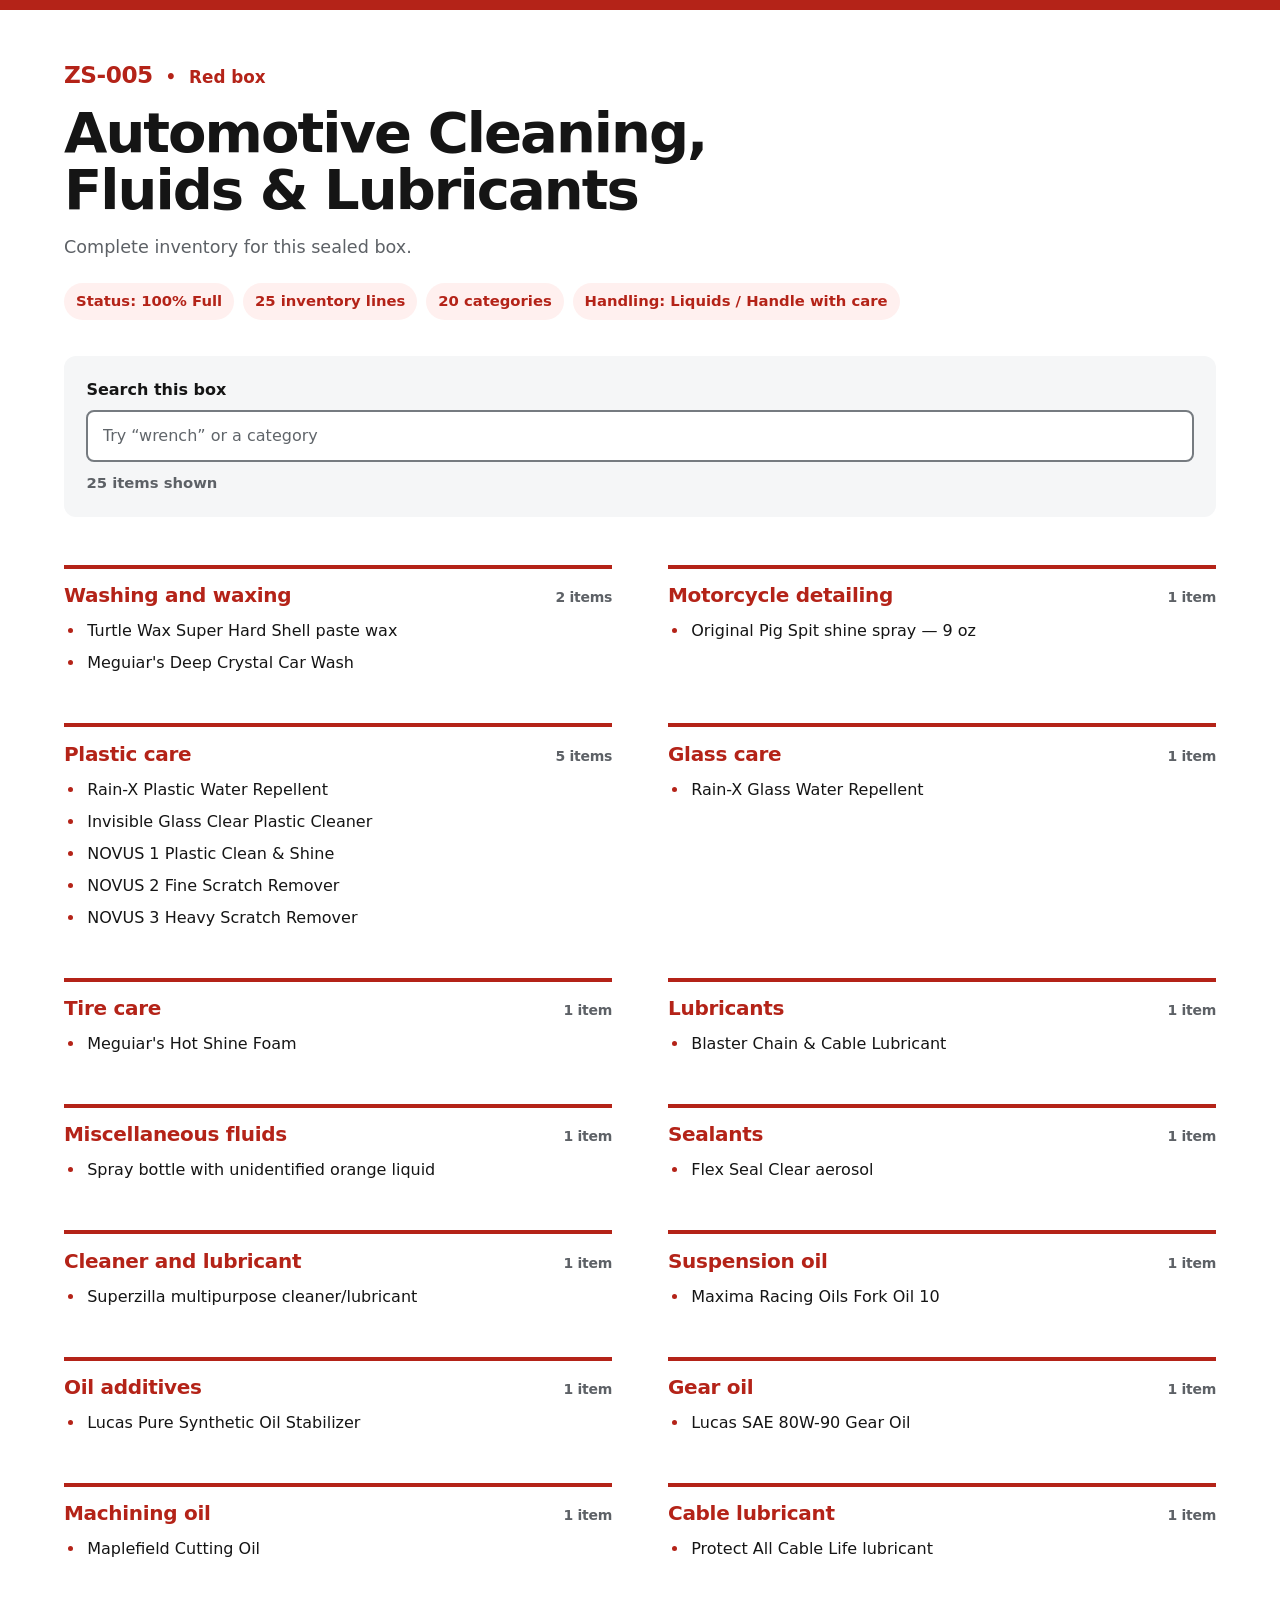
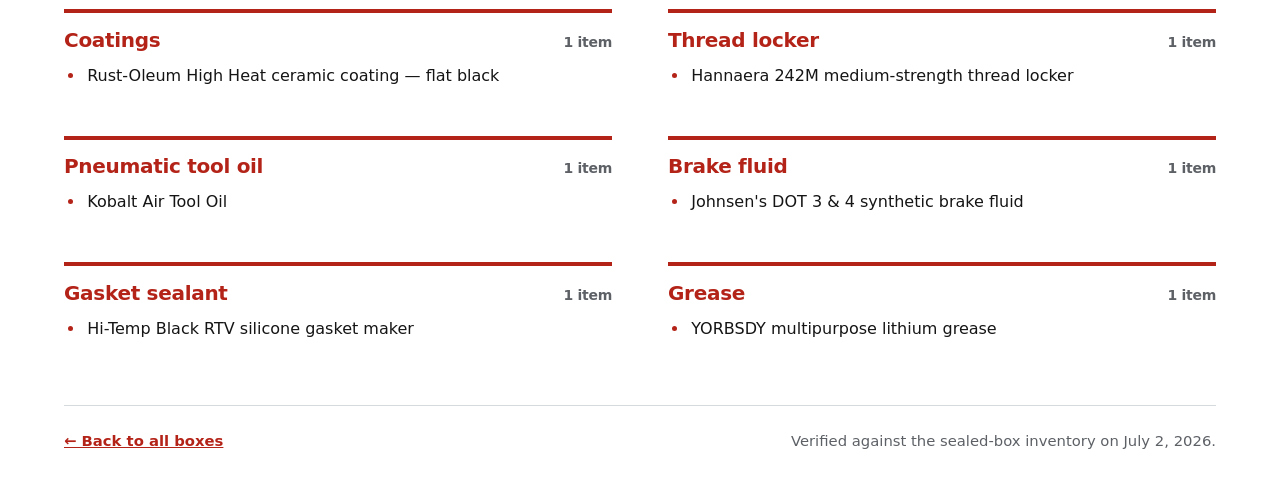
<file: boxes/ZS-005.html>
<!doctype html>
<html lang="en" style="--accent: #B42318; --accent-soft: #FFF0EF">
<head>
  <meta charset="utf-8">
  <meta name="viewport" content="width=device-width, initial-scale=1">
  <meta name="theme-color" content="#B42318">
  <title>ZS-005 — Automotive Cleaning, Fluids &amp; Lubricants inventory</title>
  <link rel="stylesheet" href="../assets/box.css">
  <script src="../assets/box-search.js" defer></script>
</head>
<body>
  <div class="accent-rule" aria-hidden="true"></div>
  <header class="page-header">
    <p class="box-identity"><strong>ZS-005</strong><span>Red box</span></p>
    <h1>Automotive Cleaning, Fluids &amp; Lubricants</h1>
    <p class="purpose">Complete inventory for this sealed box.</p>
    <ul class="metadata" aria-label="Box details">
      <li>Status: 100% Full</li>
      <li>25 inventory lines</li>
      <li>20 categories</li>
      <li>Handling: Liquids / Handle with care</li>
    </ul>
  </header>

  <main>
    <div class="search-region" role="search">
      <label for="box-search">Search this box</label>
      <input id="box-search" type="search" placeholder="Try “wrench” or a category" autocomplete="off" spellcheck="false">
      <p id="result-count" class="result-count" aria-live="polite">25 items shown</p>
    </div>

    <div id="inventory" class="inventory-grid">
      <section class="inventory-category" aria-labelledby="category-1" data-category-search="washing and waxing">
  <h2 id="category-1" class="category-heading">Washing and waxing <span>2 items</span></h2>
  <ul class="inventory-list">
<li class="inventory-item" data-item-search="turtle wax super hard shell paste wax">Turtle Wax Super Hard Shell paste wax</li>
<li class="inventory-item" data-item-search="meguiar&#x27;s deep crystal car wash">Meguiar&#x27;s Deep Crystal Car Wash</li>
  </ul>
</section>
      <section class="inventory-category" aria-labelledby="category-2" data-category-search="motorcycle detailing">
  <h2 id="category-2" class="category-heading">Motorcycle detailing <span>1 item</span></h2>
  <ul class="inventory-list">
<li class="inventory-item" data-item-search="original pig spit shine spray — 9 oz">Original Pig Spit shine spray — 9 oz</li>
  </ul>
</section>
      <section class="inventory-category" aria-labelledby="category-3" data-category-search="plastic care">
  <h2 id="category-3" class="category-heading">Plastic care <span>5 items</span></h2>
  <ul class="inventory-list">
<li class="inventory-item" data-item-search="rain-x plastic water repellent">Rain-X Plastic Water Repellent</li>
<li class="inventory-item" data-item-search="invisible glass clear plastic cleaner">Invisible Glass Clear Plastic Cleaner</li>
<li class="inventory-item" data-item-search="novus 1 plastic clean &amp; shine">NOVUS 1 Plastic Clean &amp; Shine</li>
<li class="inventory-item" data-item-search="novus 2 fine scratch remover">NOVUS 2 Fine Scratch Remover</li>
<li class="inventory-item" data-item-search="novus 3 heavy scratch remover">NOVUS 3 Heavy Scratch Remover</li>
  </ul>
</section>
      <section class="inventory-category" aria-labelledby="category-4" data-category-search="glass care">
  <h2 id="category-4" class="category-heading">Glass care <span>1 item</span></h2>
  <ul class="inventory-list">
<li class="inventory-item" data-item-search="rain-x glass water repellent">Rain-X Glass Water Repellent</li>
  </ul>
</section>
      <section class="inventory-category" aria-labelledby="category-5" data-category-search="tire care">
  <h2 id="category-5" class="category-heading">Tire care <span>1 item</span></h2>
  <ul class="inventory-list">
<li class="inventory-item" data-item-search="meguiar&#x27;s hot shine foam">Meguiar&#x27;s Hot Shine Foam</li>
  </ul>
</section>
      <section class="inventory-category" aria-labelledby="category-6" data-category-search="lubricants">
  <h2 id="category-6" class="category-heading">Lubricants <span>1 item</span></h2>
  <ul class="inventory-list">
<li class="inventory-item" data-item-search="blaster chain &amp; cable lubricant">Blaster Chain &amp; Cable Lubricant</li>
  </ul>
</section>
      <section class="inventory-category" aria-labelledby="category-7" data-category-search="miscellaneous fluids">
  <h2 id="category-7" class="category-heading">Miscellaneous fluids <span>1 item</span></h2>
  <ul class="inventory-list">
<li class="inventory-item" data-item-search="spray bottle with unidentified orange liquid">Spray bottle with unidentified orange liquid</li>
  </ul>
</section>
      <section class="inventory-category" aria-labelledby="category-8" data-category-search="sealants">
  <h2 id="category-8" class="category-heading">Sealants <span>1 item</span></h2>
  <ul class="inventory-list">
<li class="inventory-item" data-item-search="flex seal clear aerosol">Flex Seal Clear aerosol</li>
  </ul>
</section>
      <section class="inventory-category" aria-labelledby="category-9" data-category-search="cleaner and lubricant">
  <h2 id="category-9" class="category-heading">Cleaner and lubricant <span>1 item</span></h2>
  <ul class="inventory-list">
<li class="inventory-item" data-item-search="superzilla multipurpose cleaner/lubricant">Superzilla multipurpose cleaner/lubricant</li>
  </ul>
</section>
      <section class="inventory-category" aria-labelledby="category-10" data-category-search="suspension oil">
  <h2 id="category-10" class="category-heading">Suspension oil <span>1 item</span></h2>
  <ul class="inventory-list">
<li class="inventory-item" data-item-search="maxima racing oils fork oil 10">Maxima Racing Oils Fork Oil 10</li>
  </ul>
</section>
      <section class="inventory-category" aria-labelledby="category-11" data-category-search="oil additives">
  <h2 id="category-11" class="category-heading">Oil additives <span>1 item</span></h2>
  <ul class="inventory-list">
<li class="inventory-item" data-item-search="lucas pure synthetic oil stabilizer">Lucas Pure Synthetic Oil Stabilizer</li>
  </ul>
</section>
      <section class="inventory-category" aria-labelledby="category-12" data-category-search="gear oil">
  <h2 id="category-12" class="category-heading">Gear oil <span>1 item</span></h2>
  <ul class="inventory-list">
<li class="inventory-item" data-item-search="lucas sae 80w-90 gear oil">Lucas SAE 80W-90 Gear Oil</li>
  </ul>
</section>
      <section class="inventory-category" aria-labelledby="category-13" data-category-search="machining oil">
  <h2 id="category-13" class="category-heading">Machining oil <span>1 item</span></h2>
  <ul class="inventory-list">
<li class="inventory-item" data-item-search="maplefield cutting oil">Maplefield Cutting Oil</li>
  </ul>
</section>
      <section class="inventory-category" aria-labelledby="category-14" data-category-search="cable lubricant">
  <h2 id="category-14" class="category-heading">Cable lubricant <span>1 item</span></h2>
  <ul class="inventory-list">
<li class="inventory-item" data-item-search="protect all cable life lubricant">Protect All Cable Life lubricant</li>
  </ul>
</section>
      <section class="inventory-category" aria-labelledby="category-15" data-category-search="coatings">
  <h2 id="category-15" class="category-heading">Coatings <span>1 item</span></h2>
  <ul class="inventory-list">
<li class="inventory-item" data-item-search="rust-oleum high heat ceramic coating — flat black">Rust-Oleum High Heat ceramic coating — flat black</li>
  </ul>
</section>
      <section class="inventory-category" aria-labelledby="category-16" data-category-search="thread locker">
  <h2 id="category-16" class="category-heading">Thread locker <span>1 item</span></h2>
  <ul class="inventory-list">
<li class="inventory-item" data-item-search="hannaera 242m medium-strength thread locker">Hannaera 242M medium-strength thread locker</li>
  </ul>
</section>
      <section class="inventory-category" aria-labelledby="category-17" data-category-search="pneumatic tool oil">
  <h2 id="category-17" class="category-heading">Pneumatic tool oil <span>1 item</span></h2>
  <ul class="inventory-list">
<li class="inventory-item" data-item-search="kobalt air tool oil">Kobalt Air Tool Oil</li>
  </ul>
</section>
      <section class="inventory-category" aria-labelledby="category-18" data-category-search="brake fluid">
  <h2 id="category-18" class="category-heading">Brake fluid <span>1 item</span></h2>
  <ul class="inventory-list">
<li class="inventory-item" data-item-search="johnsen&#x27;s dot 3 &amp; 4 synthetic brake fluid">Johnsen&#x27;s DOT 3 &amp; 4 synthetic brake fluid</li>
  </ul>
</section>
      <section class="inventory-category" aria-labelledby="category-19" data-category-search="gasket sealant">
  <h2 id="category-19" class="category-heading">Gasket sealant <span>1 item</span></h2>
  <ul class="inventory-list">
<li class="inventory-item" data-item-search="hi-temp black rtv silicone gasket maker">Hi-Temp Black RTV silicone gasket maker</li>
  </ul>
</section>
      <section class="inventory-category" aria-labelledby="category-20" data-category-search="grease">
  <h2 id="category-20" class="category-heading">Grease <span>1 item</span></h2>
  <ul class="inventory-list">
<li class="inventory-item" data-item-search="yorbsdy multipurpose lithium grease">YORBSDY multipurpose lithium grease</li>
  </ul>
</section>
    </div>
    <p id="empty-results" class="empty-results" hidden>No matching items in this box</p>
  </main>

  <footer>
    <a href="../index.html">← Back to all boxes</a>
    <p>Verified against the sealed-box inventory on July 2, 2026.</p>
  </footer>
</body>
</html>
</file>
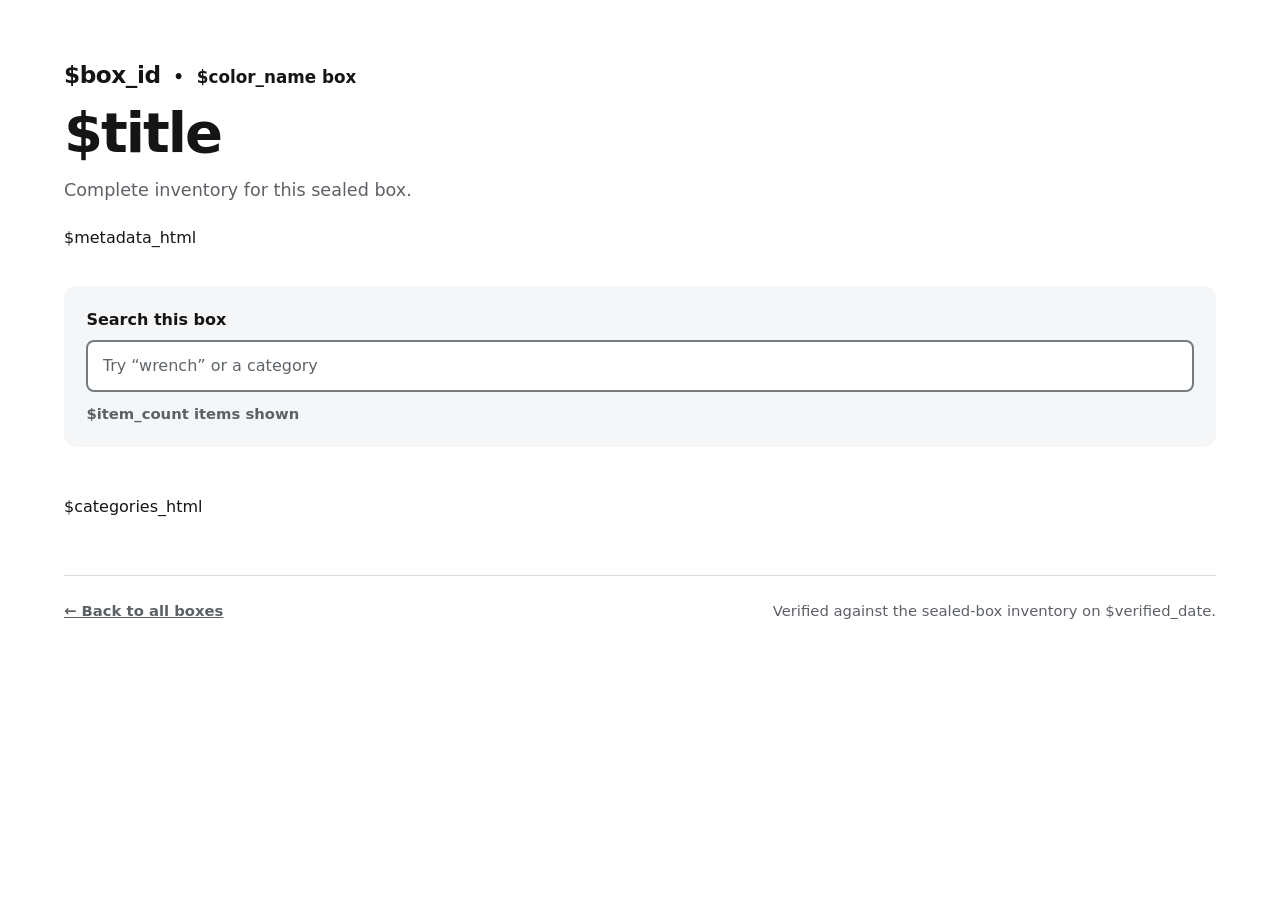
<file: templates/box.html>
<!doctype html>
<html lang="en" style="--accent: $accent; --accent-soft: $accent_soft">
<head>
  <meta charset="utf-8">
  <meta name="viewport" content="width=device-width, initial-scale=1">
  <meta name="theme-color" content="$accent">
  <title>$page_title</title>
  <link rel="stylesheet" href="../assets/box.css">
  <script src="../assets/box-search.js" defer></script>
</head>
<body>
  <div class="accent-rule" aria-hidden="true"></div>
  <header class="page-header">
    <p class="box-identity"><strong>$box_id</strong><span>$color_name box</span></p>
    <h1>$title</h1>
    <p class="purpose">Complete inventory for this sealed box.</p>
    <ul class="metadata" aria-label="Box details">
      $metadata_html
    </ul>
  </header>

  <main>
    <div class="search-region" role="search">
      <label for="box-search">Search this box</label>
      <input id="box-search" type="search" placeholder="Try “wrench” or a category" autocomplete="off" spellcheck="false">
      <p id="result-count" class="result-count" aria-live="polite">$item_count items shown</p>
    </div>

    <div id="inventory" class="inventory-grid">
      $categories_html
    </div>
    <p id="empty-results" class="empty-results" hidden>No matching items in this box</p>
  </main>

  <footer>
    <a href="../index.html">← Back to all boxes</a>
    <p>Verified against the sealed-box inventory on $verified_date.</p>
  </footer>
</body>
</html>
</file>
<file: assets/box.css>
:root {
  color-scheme: light;
  --ink: #151515;
  --muted: #5d6166;
  --line: #d7dadd;
  --surface: #f5f6f7;
  font-family: system-ui, -apple-system, BlinkMacSystemFont, "Segoe UI", sans-serif;
}

* {
  box-sizing: border-box;
}

body {
  margin: 0;
  min-width: 0;
  background: #fff;
  color: var(--ink);
  font-size: 1rem;
  line-height: 1.5;
}

.accent-rule {
  height: 0.625rem;
  background: var(--accent);
}

.page-header,
main,
footer {
  width: min(100% - 3rem, 72rem);
  margin-inline: auto;
}

.page-header {
  padding-block: 3rem 2.25rem;
}

.box-identity {
  display: flex;
  flex-wrap: wrap;
  align-items: baseline;
  gap: 0.45rem 0.8rem;
  margin: 0 0 0.7rem;
  color: var(--accent);
  font-size: 1.05rem;
  font-weight: 650;
}

.box-identity strong {
  font-size: 1.45rem;
  letter-spacing: -0.02em;
}

.box-identity span::before {
  content: "•";
  margin-right: 0.8rem;
}

h1 {
  max-width: 18ch;
  margin: 0;
  font-size: 3.5rem;
  line-height: 1.02;
  letter-spacing: -0.035em;
  text-wrap: balance;
  overflow-wrap: anywhere;
}

.purpose {
  max-width: 65ch;
  margin: 1rem 0 1.4rem;
  color: var(--muted);
  font-size: 1.1rem;
  text-wrap: pretty;
}

.metadata {
  display: flex;
  flex-wrap: wrap;
  gap: 0.55rem;
  margin: 0;
  padding: 0;
  list-style: none;
}

.metadata li {
  border-radius: 999px;
  background: var(--accent-soft);
  color: var(--accent);
  padding: 0.45rem 0.75rem;
  font-size: 0.925rem;
  font-weight: 700;
}

main {
  padding-bottom: 3.5rem;
}

.search-region {
  padding: 1.4rem;
  background: var(--surface);
  border-radius: 0.75rem;
}

.search-region label {
  display: block;
  margin-bottom: 0.5rem;
  font-weight: 750;
}

.search-region input {
  display: block;
  width: 100%;
  min-height: 3.25rem;
  border: 2px solid #767b80;
  border-radius: 0.5rem;
  background: #fff;
  color: var(--ink);
  padding: 0.7rem 0.9rem;
  font: inherit;
}

.search-region input::placeholder {
  color: #60656a;
}

.search-region input:focus-visible,
a:focus-visible {
  outline: 3px solid var(--accent);
  outline-offset: 3px;
}

.result-count {
  margin: 0.65rem 0 0;
  color: var(--muted);
  font-size: 0.925rem;
  font-weight: 650;
}

.inventory-grid {
  display: grid;
  grid-template-columns: repeat(2, minmax(0, 1fr));
  gap: 2.5rem 3.5rem;
  margin-top: 3rem;
}

.inventory-category {
  min-width: 0;
  border-top: 0.3rem solid var(--accent);
  padding-top: 0.9rem;
}

.category-heading {
  display: flex;
  align-items: baseline;
  justify-content: space-between;
  gap: 1rem;
  margin: 0 0 0.75rem;
  color: var(--accent);
  font-size: 1.25rem;
  line-height: 1.2;
  letter-spacing: -0.015em;
}

.category-heading span {
  flex: none;
  color: var(--muted);
  font-size: 0.875rem;
  font-weight: 650;
}

.inventory-list {
  margin: 0;
  padding-left: 1.3rem;
}

.inventory-item {
  margin-bottom: 0.55rem;
  padding-left: 0.15rem;
  line-height: 1.45;
  overflow-wrap: anywhere;
}

.inventory-item::marker {
  color: var(--accent);
}

.empty-results {
  margin: 2rem 0 0;
  border-top: 0.3rem solid var(--accent);
  padding-top: 1rem;
  font-weight: 750;
}

footer {
  display: flex;
  flex-wrap: wrap;
  justify-content: space-between;
  gap: 1rem 2rem;
  border-top: 1px solid var(--line);
  padding-block: 1.5rem 2.5rem;
  color: var(--muted);
  font-size: 0.925rem;
}

footer a {
  color: var(--accent);
  font-weight: 750;
}

footer p {
  margin: 0;
}

[hidden] {
  display: none !important;
}

@media (max-width: 47.99rem) {
  .page-header,
  main,
  footer {
    width: min(100% - 2rem, 72rem);
  }

  .page-header {
    padding-block: 2rem 1.75rem;
  }

  h1 {
    font-size: 2.35rem;
  }

  .search-region {
    padding: 1rem;
  }

  .inventory-grid {
    grid-template-columns: 1fr;
    gap: 2rem;
    margin-top: 2.25rem;
  }

  footer {
    display: block;
  }

  footer p {
    margin-top: 0.75rem;
  }
}

@media (prefers-reduced-motion: reduce) {
  *,
  *::before,
  *::after {
    scroll-behavior: auto !important;
  }
}
</file>
